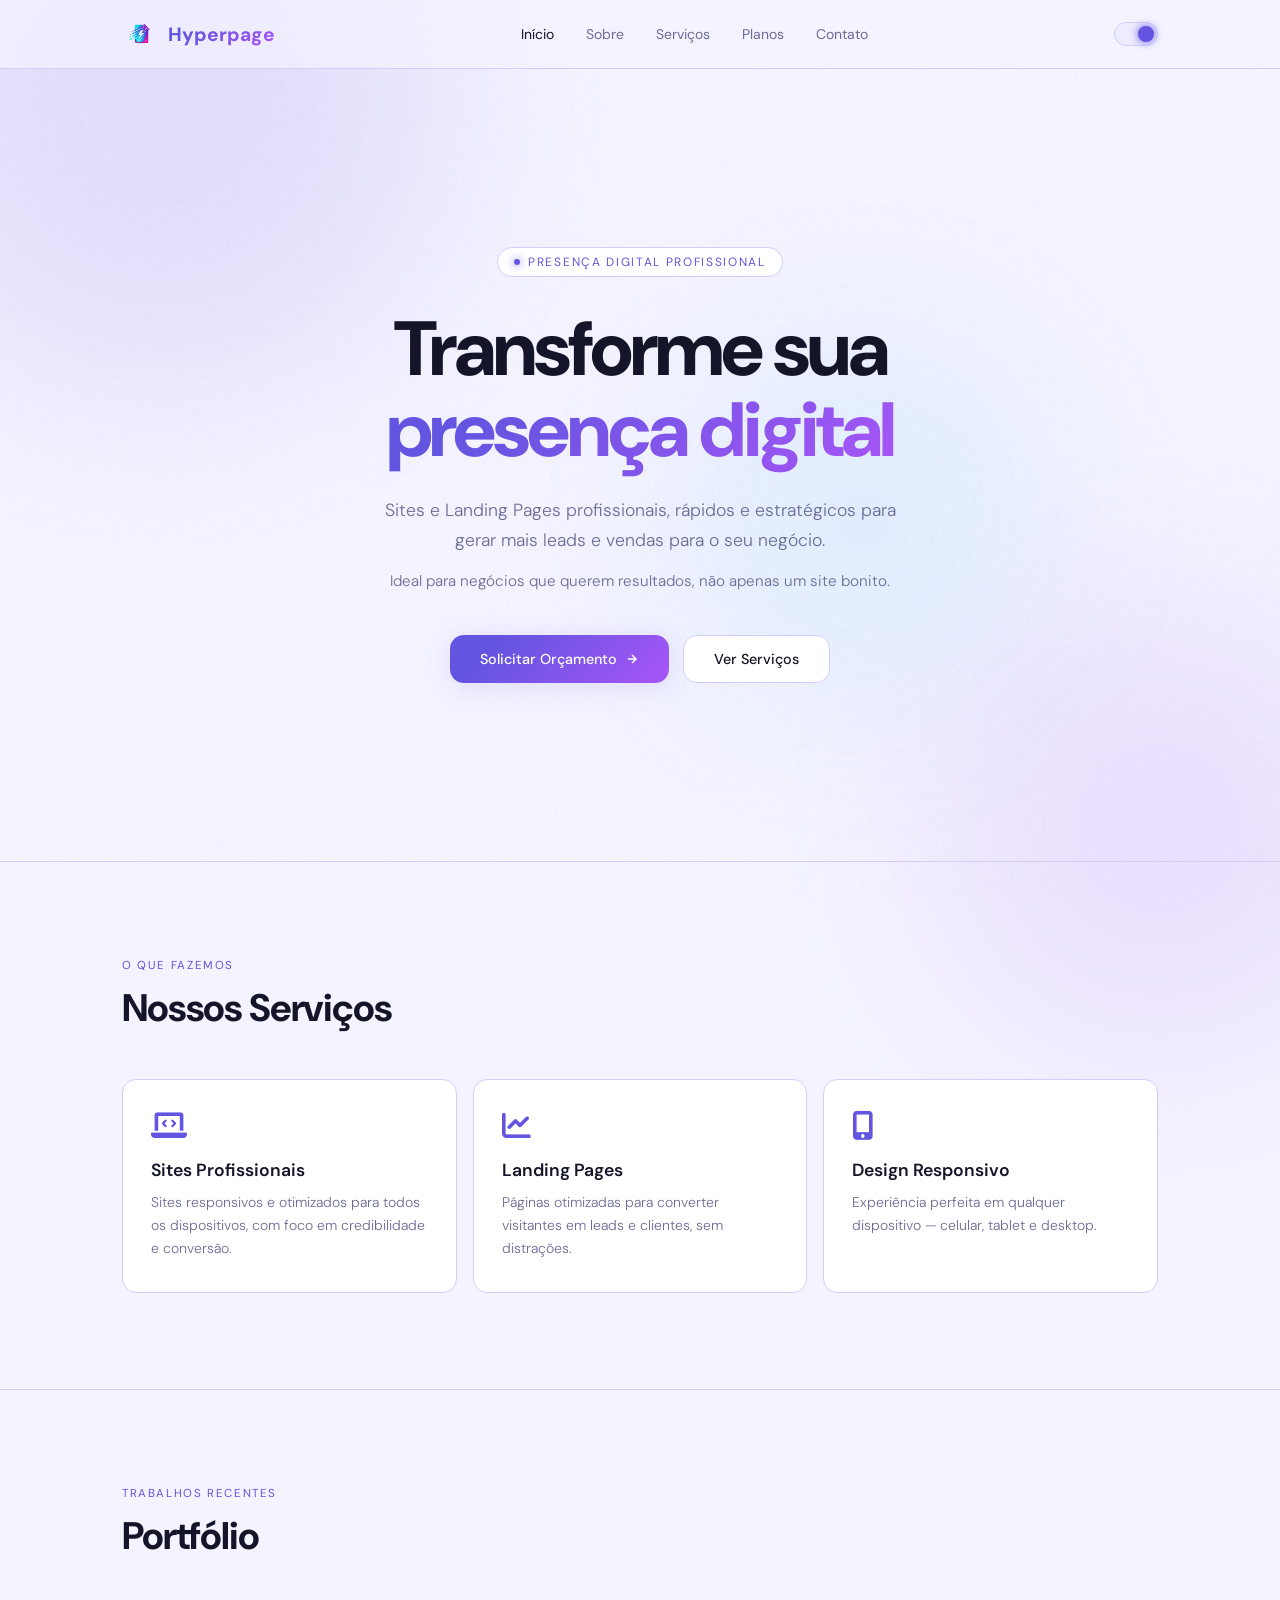
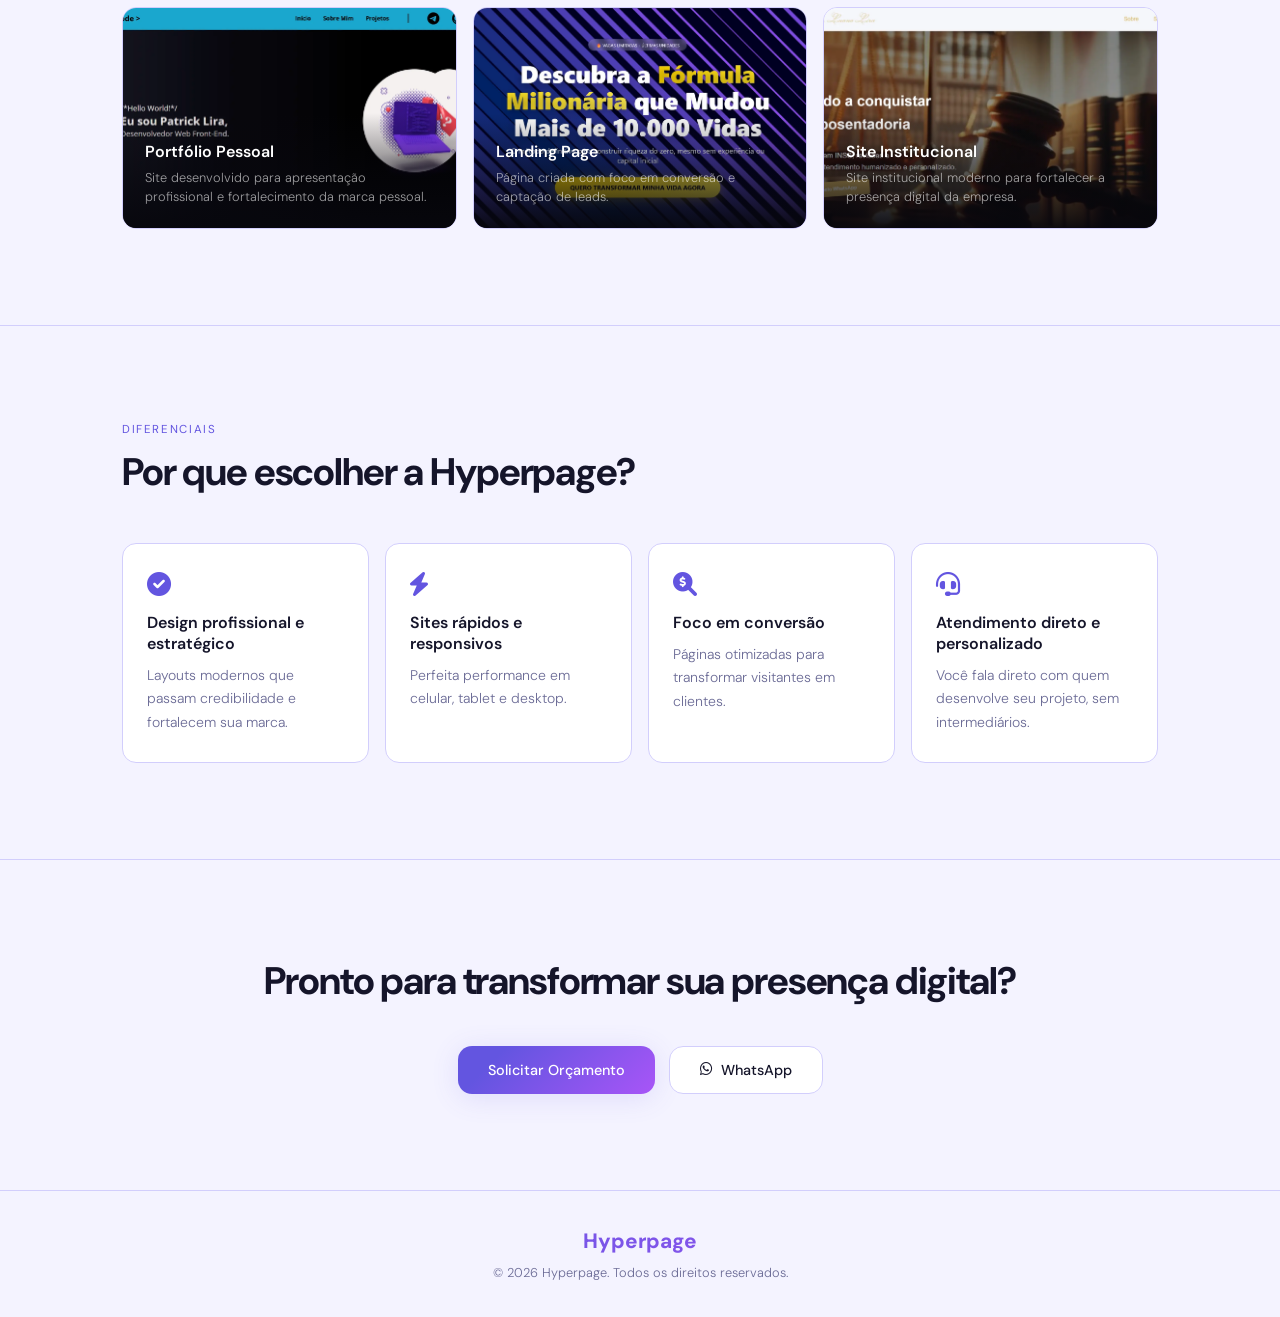
<file: index.html>
<!doctype html>
<html lang="pt-BR" data-theme="light">
  <head>
    <meta charset="UTF-8" />
    <link
      rel="preload"
      as="image"
      href="assets/images/banner.webp"
      type="image/webp"
    />
    <link
      rel="preload"
      as="style"
      href="https://fonts.googleapis.com/css2?family=DM+Sans:ital,opsz,wght@0,9..40,300;0,9..40,400;0,9..40,500;1,9..40,300&display=fallback"
    />
    <meta name="viewport" content="width=device-width, initial-scale=1.0" />

    <!-- Google tag (gtag.js) -->
    <script
      async
      src="https://www.googletagmanager.com/gtag/js?id=AW-17977303351"
    ></script>
    <script>
      window.dataLayer = window.dataLayer || [];
      function gtag() {
        dataLayer.push(arguments);
      }
      gtag("js", new Date());
      gtag("config", "AW-17977303351");
    </script>

    <title>Criação de Sites e Landing Pages Profissionais | Hyperpage</title>
    <meta
      name="description"
      content="Desenvolvimento de sites profissionais e landing pages otimizadas. Transforme sua presença digital e converta visitantes em clientes. Orçamento sem compromisso."
    />
    <meta
      name="keywords"
      content="desenvolvimento web, criação de sites, landing pages, sites profissionais, design responsivo"
    />
    <meta name="author" content="Hyperpage" />
    <meta name="robots" content="index, follow" />
    <link rel="canonical" href="https://www.hyperpage.com.br" />

    <meta property="og:type" content="website" />
    <meta property="og:url" content="https://www.hyperpage.com.br" />
    <meta
      property="og:title"
      content="Criação de Sites e Landing Pages Profissionais | Hyperpage"
    />
    <meta
      property="og:description"
      content="Sites e Landing Pages profissionais que convertem visitantes em clientes."
    />
    <meta
      property="og:image"
      content="https://www.hyperpage.com.br/assets/images/hypericon32x32.png"
    />
    <meta property="og:locale" content="pt_BR" />

    <meta name="twitter:card" content="summary_large_image" />
    <meta name="twitter:url" content="https://www.hyperpage.com.br" />
    <meta
      name="twitter:title"
      content="Criação de Sites e Landing Pages Profissionais | Hyperpage"
    />
    <meta
      name="twitter:description"
      content="Sites e Landing Pages profissionais que convertem visitantes em clientes"
    />

    <link rel="icon" type="image/png" href="assets/images/hypericon32x32.png" />
    <link rel="apple-touch-icon" href="assets/images/hypericonpng180x180.png" />

    <link
      href="https://fonts.googleapis.com/css2?family=DM+Sans:ital,opsz,wght@0,9..40,300;0,9..40,400;0,9..40,500;1,9..40,300&display=fallback"
      rel="stylesheet"
    />
    <link rel="stylesheet" href="styles.css" />
    <link
      rel="stylesheet"
      href="https://cdnjs.cloudflare.com/ajax/libs/font-awesome/6.0.0/css/all.min.css"
    />

    <script type="application/ld+json">
      {
        "@context": "https://schema.org",
        "@type": "Organization",
        "name": "Hyperpage",
        "url": "https://www.hyperpage.com.br",
        "logo": "https://www.hyperpage.com.br/assets/images/hypericon3.jpg",
        "description": "Desenvolvimento de sites profissionais e landing pages focadas em conversão",
        "sameAs": ["https://www.instagram.com/hyperpage_"]
      }
    </script>

    <style></style>
  </head>
  <body>
    <div class="blob blob-1"></div>
    <div class="blob blob-2"></div>
    <div class="blob blob-3"></div>

    <header>
      <nav>
        <div class="nav-inner">
          <a href="index.html" class="nav-logo">
            <img src="assets/images/hypericonpng.png" alt="Hyperpage Logo" />
            <span class="nav-logo-text">Hyperpage</span>
          </a>
          <div class="nav-links">
            <a href="index.html" class="active">Início</a>
            <a href="about.html">Sobre</a>
            <a href="services.html">Serviços</a>
            <a href="plans.html">Planos</a>
            <a href="contact.html">Contato</a>
          </div>
          <div class="nav-right">
            <button
              class="theme-toggle"
              id="themeToggle"
              aria-label="Alternar tema"
            ></button>
            <button class="hamburger" id="hamburger" aria-label="Menu">
              <span></span><span></span><span></span>
            </button>
          </div>
        </div>
      </nav>
      <div class="mobile-menu" id="mobileMenu">
        <a href="index.html">Início</a>
        <a href="about.html">Sobre</a>
        <a href="services.html">Serviços</a>
        <a href="plans.html">Planos</a>
        <a href="contact.html">Contato</a>
      </div>
    </header>

    <!-- HERO -->
    <div class="wrapper">
      <section class="hero-section">
        <div>
          <div class="hero-eyebrow">
            <span class="hero-eyebrow-dot"></span>
            Presença Digital Profissional
          </div>
          <h1>Transforme sua<br /><em>presença digital</em></h1>
          <p>
            Sites e Landing Pages profissionais, rápidos e estratégicos para
            gerar mais leads e vendas para o seu negócio.
          </p>
          <p class="hero-sub" style="color: var(--muted); font-size: 0.95rem">
            Ideal para negócios que querem resultados, não apenas um site
            bonito.
          </p>
          <div class="btn-group">
            <a
              href="https://wa.me/5511945819258?text=Ol%C3%A1!%20Quero%20saber%20como%20posso%20melhorar%20minha%20presen%C3%A7a%20digital."
              target="_blank"
              class="btn btn-primary"
            >
              Solicitar Orçamento
              <svg
                width="14"
                height="14"
                viewBox="0 0 24 24"
                fill="none"
                stroke="currentColor"
                stroke-width="2.5"
              >
                <path d="M5 12h14M12 5l7 7-7 7" />
              </svg>
            </a>
            <a href="services.html" class="btn btn-ghost">Ver Serviços</a>
          </div>
        </div>
      </section>
    </div>

    <div class="divider"></div>

    <!-- SERVICES -->
    <div class="wrapper">
      <section class="services-section anim" id="servicos">
        <span class="section-label">O que fazemos</span>
        <h2 class="section-title">Nossos Serviços</h2>
        <div class="service-grid">
          <div class="service-card">
            <i class="fas fa-laptop-code"></i>
            <h3>Sites Profissionais</h3>
            <p>
              Sites responsivos e otimizados para todos os dispositivos, com
              foco em credibilidade e conversão.
            </p>
          </div>
          <div class="service-card">
            <i class="fas fa-chart-line"></i>
            <h3>Landing Pages</h3>
            <p>
              Páginas otimizadas para converter visitantes em leads e clientes,
              sem distrações.
            </p>
          </div>
          <div class="service-card">
            <i class="fas fa-mobile-alt"></i>
            <h3>Design Responsivo</h3>
            <p>
              Experiência perfeita em qualquer dispositivo — celular, tablet e
              desktop.
            </p>
          </div>
        </div>
      </section>
    </div>

    <div class="divider"></div>

    <!-- PORTFOLIO -->
    <div class="wrapper">
      <section class="portfolio-section anim" id="portfolio">
        <span class="section-label">Trabalhos recentes</span>
        <h2 class="section-title">Portfólio</h2>
        <div class="portfolio-grid">
          <div class="portfolio-item">
            <a
              href="https://0lira.github.io/my-react-portfolio"
              target="_blank"
            >
              <img src="assets/images/image1.webp" alt="Portfólio Pessoal" />
              <div class="portfolio-overlay">
                <h3>Portfólio Pessoal</h3>
                <p>
                  Site desenvolvido para apresentação profissional e
                  fortalecimento da marca pessoal.
                </p>
              </div>
            </a>
          </div>
          <div class="portfolio-item">
            <a href="https://0lira.github.io/LandingPageCurso" target="_blank">
              <img src="assets/images/image2.webp" alt="Landing Page" />
              <div class="portfolio-overlay">
                <h3>Landing Page</h3>
                <p>Página criada com foco em conversão e captação de leads.</p>
              </div>
            </a>
          </div>
          <div class="portfolio-item">
            <a href="https://0lira.github.io/Dra.-Luana-Lira" target="_blank">
              <img src="assets/images/image3.webp" alt="Site Institucional" />
              <div class="portfolio-overlay">
                <h3>Site Institucional</h3>
                <p>
                  Site institucional moderno para fortalecer a presença digital
                  da empresa.
                </p>
              </div>
            </a>
          </div>
        </div>
      </section>
    </div>

    <div class="divider"></div>

    <!-- WHY -->
    <div class="wrapper">
      <section class="why-section anim" id="faq">
        <span class="section-label">Diferenciais</span>
        <h2 class="section-title">Por que escolher a Hyperpage?</h2>
        <div class="why-grid">
          <div class="why-card">
            <i class="fas fa-check-circle"></i>
            <h3>Design profissional e estratégico</h3>
            <p>
              Layouts modernos que passam credibilidade e fortalecem sua marca.
            </p>
          </div>
          <div class="why-card">
            <i class="fas fa-bolt"></i>
            <h3>Sites rápidos e responsivos</h3>
            <p>Perfeita performance em celular, tablet e desktop.</p>
          </div>
          <div class="why-card">
            <i class="fas fa-search-dollar"></i>
            <h3>Foco em conversão</h3>
            <p>Páginas otimizadas para transformar visitantes em clientes.</p>
          </div>
          <div class="why-card">
            <i class="fas fa-headset"></i>
            <h3>Atendimento direto e personalizado</h3>
            <p>
              Você fala direto com quem desenvolve seu projeto, sem
              intermediários.
            </p>
          </div>
        </div>
      </section>
    </div>

    <div class="divider"></div>

    <!-- CTA -->
    <div class="wrapper">
      <section class="cta-section anim" id="contato">
        <h2>Pronto para transformar sua presença digital?</h2>
        <div class="btn-group">
          <a href="contact.html" class="btn btn-primary">Solicitar Orçamento</a>
          <a
            href="https://wa.me/5511945819258?text=Ol%C3%A1!%20Quero%20saber%20como%20posso%20melhorar%20minha%20presen%C3%A7a%20digital."
            target="_blank"
            class="btn btn-ghost"
          >
            <i class="fab fa-whatsapp"></i> WhatsApp
          </a>
        </div>
      </section>
    </div>

    <footer>
      <div class="footer-logo">Hyperpage</div>
      <p>&copy; 2026 Hyperpage. Todos os direitos reservados.</p>
    </footer>
    <script src="/script.js"></script>
  </body>
</html>
</file>
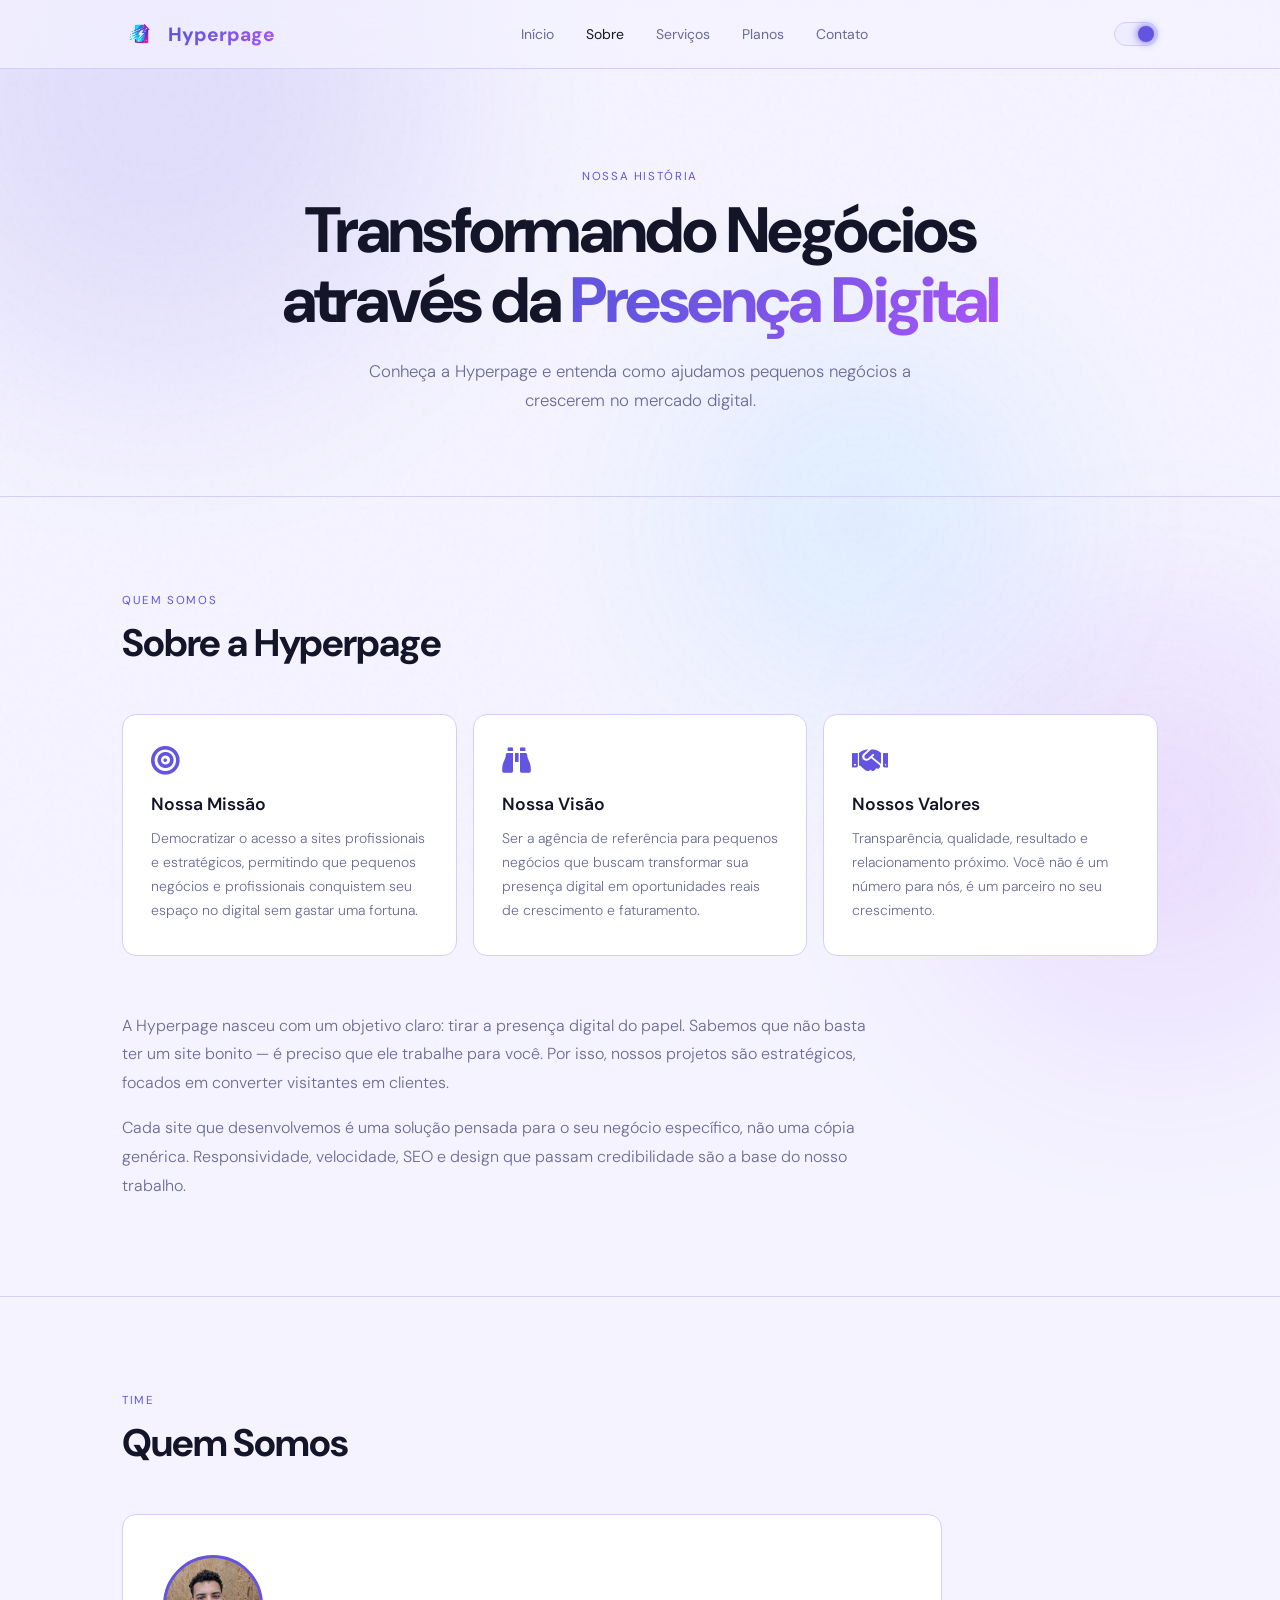
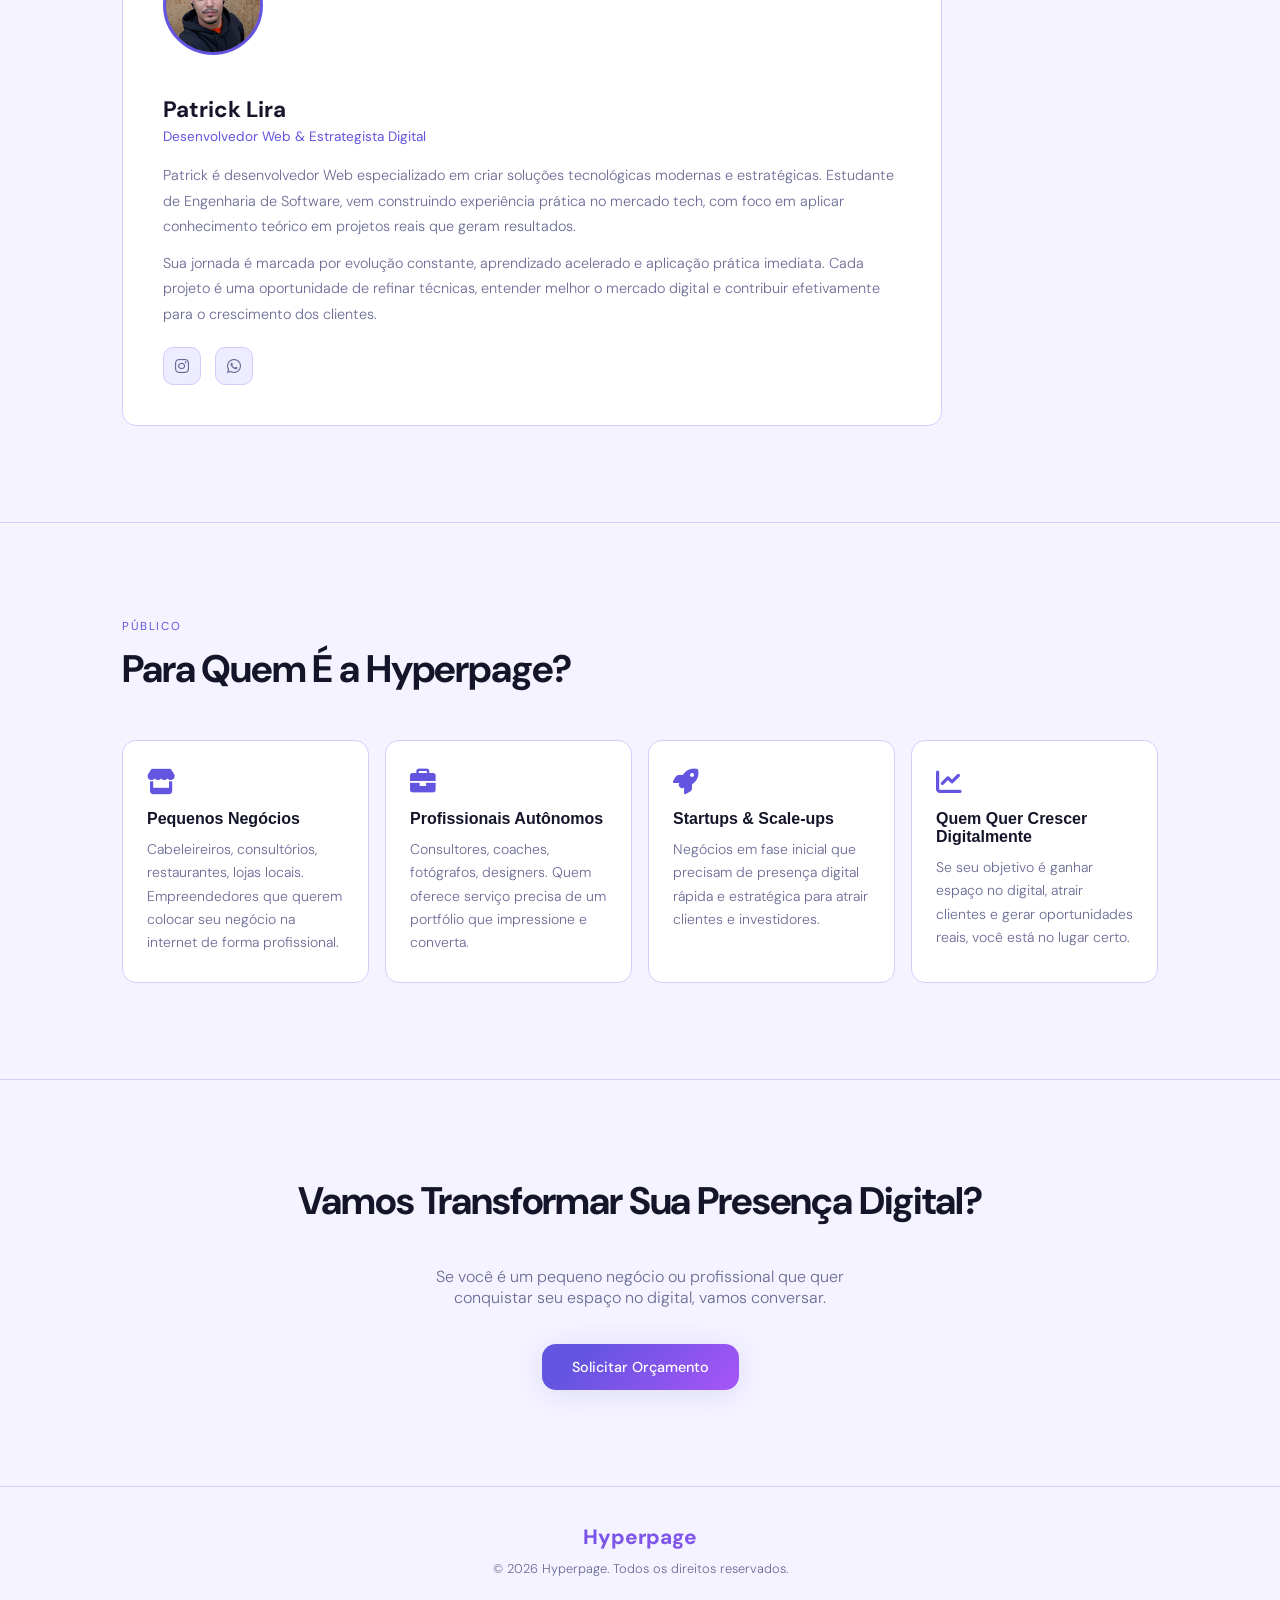
<file: about.html>
<!doctype html>
<html lang="pt-BR" data-theme="light">
  <head>
    <meta charset="UTF-8" />
    <meta name="viewport" content="width=device-width, initial-scale=1.0" />
    <title>Sobre a Hyperpage | Conheça Nossa História e Missão</title>
    <meta
      name="description"
      content="Conheça a Hyperpage, agência especializada em desenvolvimento de sites e landing pages. Descubra nossa missão, visão e quem está por trás de cada projeto."
    />
    <meta
      name="keywords"
      content="sobre hyperpage, desenvolvedor web, agência web profissional, criação de sites"
    />
    <meta name="author" content="Hyperpage" />
    <meta property="og:type" content="website" />
    <meta
      property="og:title"
      content="Sobre a Hyperpage | Conheça Nossa História"
    />
    <meta
      property="og:description"
      content="Entenda a missão da Hyperpage em transformar a presença digital de pequenos negócios."
    />
    <link rel="icon" type="image/png" href="assets/images/hypericon32x32.png" />
    <link
      href="https://fonts.googleapis.com/css2?family=DM+Sans:ital,opsz,wght@0,9..40,300;0,9..40,400;0,9..40,500;1,9..40,300&display=swap"
      rel="stylesheet"
    />
    <link rel="stylesheet" href="styles.css" />
    <link
      rel="stylesheet"
      href="https://cdnjs.cloudflare.com/ajax/libs/font-awesome/6.0.0/css/all.min.css"
    />
  </head>
  <body>
    <div class="blob blob-1"></div>
    <div class="blob blob-2"></div>
    <div class="blob blob-3"></div>

    <header>
      <nav>
        <div class="nav-inner">
          <a href="index.html" class="nav-logo">
            <img src="assets/images/hypericonpng.png" alt="Hyperpage Logo" />
            <span class="nav-logo-text">Hyperpage</span>
          </a>
          <div class="nav-links">
            <a href="index.html">Início</a>
            <a href="about.html" class="active">Sobre</a>
            <a href="services.html">Serviços</a>
            <a href="plans.html">Planos</a>
            <a href="contact.html">Contato</a>
          </div>
          <div class="nav-right">
            <button
              class="theme-toggle"
              id="themeToggle"
              aria-label="Alternar tema"
            ></button>
            <button class="hamburger" id="hamburger" aria-label="Menu">
              <span></span><span></span><span></span>
            </button>
          </div>
        </div>
      </nav>
      <div class="mobile-menu" id="mobileMenu">
        <a href="index.html">Início</a>
        <a href="about.html">Sobre</a>
        <a href="services.html">Serviços</a>
        <a href="plans.html">Planos</a>
        <a href="contact.html">Contato</a>
      </div>
    </header>

    <div class="wrapper">
      <section class="page-hero">
        <span class="section-label">Nossa história</span>
        <h1>
          Transformando Negócios<br />através da <em>Presença Digital</em>
        </h1>
        <p>
          Conheça a Hyperpage e entenda como ajudamos pequenos negócios a
          crescerem no mercado digital.
        </p>
      </section>
    </div>

    <div class="divider"></div>

    <div class="wrapper">
      <section class="mvv-section anim">
        <span class="section-label">Quem somos</span>
        <h2 class="section-title">Sobre a Hyperpage</h2>
        <div class="mvv-grid">
          <div class="mvv-card">
            <i class="fas fa-bullseye"></i>
            <h3>Nossa Missão</h3>
            <p>
              Democratizar o acesso a sites profissionais e estratégicos,
              permitindo que pequenos negócios e profissionais conquistem seu
              espaço no digital sem gastar uma fortuna.
            </p>
          </div>
          <div class="mvv-card">
            <i class="fas fa-binoculars"></i>
            <h3>Nossa Visão</h3>
            <p>
              Ser a agência de referência para pequenos negócios que buscam
              transformar sua presença digital em oportunidades reais de
              crescimento e faturamento.
            </p>
          </div>
          <div class="mvv-card">
            <i class="fas fa-handshake"></i>
            <h3>Nossos Valores</h3>
            <p>
              Transparência, qualidade, resultado e relacionamento próximo. Você
              não é um número para nós, é um parceiro no seu crescimento.
            </p>
          </div>
        </div>
        <div class="about-text-block">
          <p>
            A Hyperpage nasceu com um objetivo claro: tirar a presença digital
            do papel. Sabemos que não basta ter um site bonito — é preciso que
            ele trabalhe para você. Por isso, nossos projetos são estratégicos,
            focados em converter visitantes em clientes.
          </p>
          <p>
            Cada site que desenvolvemos é uma solução pensada para o seu negócio
            específico, não uma cópia genérica. Responsividade, velocidade, SEO
            e design que passam credibilidade são a base do nosso trabalho.
          </p>
        </div>
      </section>
    </div>

    <div class="divider"></div>

    <div class="wrapper">
      <section class="team-section anim">
        <span class="section-label">Time</span>
        <h2 class="section-title">Quem Somos</h2>
        <div class="team-card">
          <div class="member-avatar">
            <img src="assets/images/perfil.jpg" alt="Patrick Lira" />
          </div>
          <div>
            <div class="member-name">Patrick Lira</div>
            <div class="member-role">
              Desenvolvedor Web & Estrategista Digital
            </div>
            <p class="member-bio">
              Patrick é desenvolvedor Web especializado em criar soluções
              tecnológicas modernas e estratégicas. Estudante de Engenharia de
              Software, vem construindo experiência prática no mercado tech, com
              foco em aplicar conhecimento teórico em projetos reais que geram
              resultados.
            </p>
            <p class="member-bio">
              Sua jornada é marcada por evolução constante, aprendizado
              acelerado e aplicação prática imediata. Cada projeto é uma
              oportunidade de refinar técnicas, entender melhor o mercado
              digital e contribuir efetivamente para o crescimento dos clientes.
            </p>
            <div class="member-socials">
              <a
                href="https://www.instagram.com/liracoder"
                target="_blank"
                class="social-link"
                ><i class="fab fa-instagram"></i
              ></a>
              <a
                href="https://wa.me/5511945819258"
                target="_blank"
                class="social-link"
                ><i class="fab fa-whatsapp"></i
              ></a>
            </div>
          </div>
        </div>
      </section>
    </div>

    <div class="divider"></div>

    <div class="wrapper">
      <section class="audience-section anim">
        <span class="section-label">Público</span>
        <h2 class="section-title">Para Quem É a Hyperpage?</h2>
        <div class="audience-grid">
          <div class="audience-card">
            <i class="fas fa-store"></i>
            <h3>Pequenos Negócios</h3>
            <p>
              Cabeleireiros, consultórios, restaurantes, lojas locais.
              Empreendedores que querem colocar seu negócio na internet de forma
              profissional.
            </p>
          </div>
          <div class="audience-card">
            <i class="fas fa-briefcase"></i>
            <h3>Profissionais Autônomos</h3>
            <p>
              Consultores, coaches, fotógrafos, designers. Quem oferece serviço
              precisa de um portfólio que impressione e converta.
            </p>
          </div>
          <div class="audience-card">
            <i class="fas fa-rocket"></i>
            <h3>Startups & Scale-ups</h3>
            <p>
              Negócios em fase inicial que precisam de presença digital rápida e
              estratégica para atrair clientes e investidores.
            </p>
          </div>
          <div class="audience-card">
            <i class="fas fa-chart-line"></i>
            <h3>Quem Quer Crescer Digitalmente</h3>
            <p>
              Se seu objetivo é ganhar espaço no digital, atrair clientes e
              gerar oportunidades reais, você está no lugar certo.
            </p>
          </div>
        </div>
      </section>
    </div>

    <div class="divider"></div>

    <div class="wrapper">
      <section class="cta-section anim">
        <h2>Vamos Transformar Sua Presença Digital?</h2>
        <p>
          Se você é um pequeno negócio ou profissional que quer conquistar seu
          espaço no digital, vamos conversar.
        </p>
        <a href="contact.html" class="btn btn-primary">Solicitar Orçamento</a>
      </section>
    </div>

    <footer>
      <div class="footer-logo">Hyperpage</div>
      <p>&copy; 2026 Hyperpage. Todos os direitos reservados.</p>
    </footer>
    <script src="/script.js"></script>
  </body>
</html>
</file>
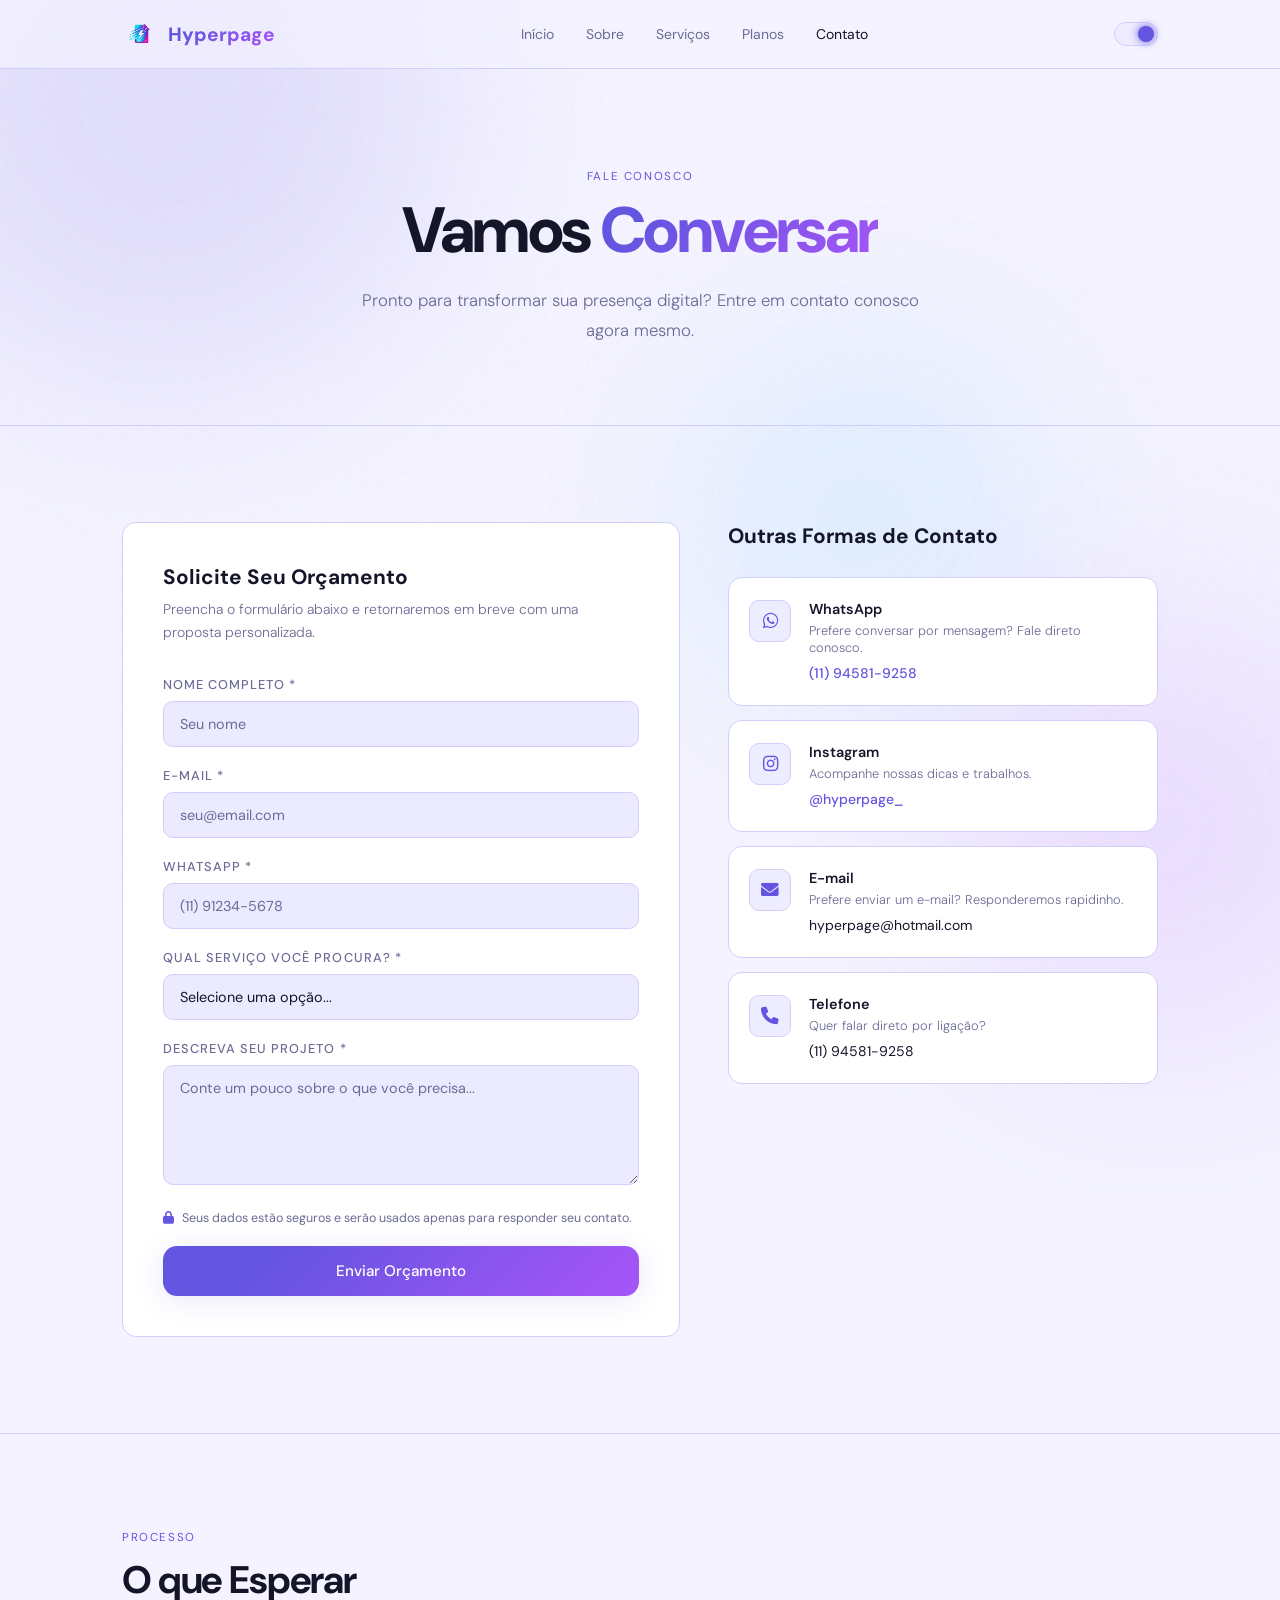
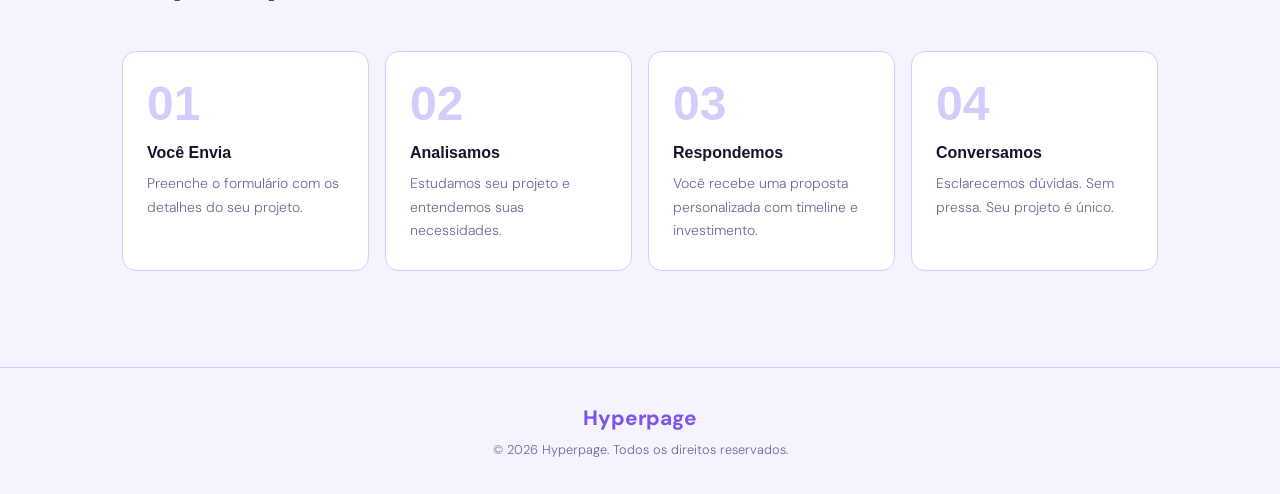
<file: contact.html>
<!doctype html>
<html lang="pt-BR" data-theme="light">
  <head>
    <meta charset="UTF-8" />
    <meta name="viewport" content="width=device-width, initial-scale=1.0" />
    <title>Contato | Hyperpage - Solicite Seu Orçamento</title>
    <meta
      name="description"
      content="Entre em contato com a Hyperpage. Solicite um orçamento para seu projeto de site ou landing page. Atendimento direto e personalizado."
    />
    <meta
      name="keywords"
      content="contato hyperpage, orçamento site, desenvolvimento web, email contato"
    />
    <meta name="author" content="Hyperpage" />
    <link rel="icon" type="image/png" href="assets/images/hypericon32x32.png" />
    <link
      href="https://fonts.googleapis.com/css2?family=DM+Sans:ital,opsz,wght@0,9..40,300;0,9..40,400;0,9..40,500;1,9..40,300&display=swap"
      rel="stylesheet"
    />
    <link rel="stylesheet" href="styles.css" />
    <link
      rel="stylesheet"
      href="https://cdnjs.cloudflare.com/ajax/libs/font-awesome/6.0.0/css/all.min.css"
    />
  </head>
  <body>
    <div class="blob blob-1"></div>
    <div class="blob blob-2"></div>
    <div class="blob blob-3"></div>

    <header>
      <nav>
        <div class="nav-inner">
          <a href="index.html" class="nav-logo">
            <img src="assets/images/hypericonpng.png" alt="Hyperpage Logo" />
            <span class="nav-logo-text">Hyperpage</span>
          </a>
          <div class="nav-links">
            <a href="index.html">Início</a><a href="about.html">Sobre</a
            ><a href="services.html">Serviços</a><a href="plans.html">Planos</a
            ><a href="contact.html" class="active">Contato</a>
          </div>
          <div class="nav-right">
            <button
              class="theme-toggle"
              id="themeToggle"
              aria-label="Alternar tema"
            ></button>
            <button class="hamburger" id="hamburger" aria-label="Menu">
              <span></span><span></span><span></span>
            </button>
          </div>
        </div>
      </nav>
      <div class="mobile-menu" id="mobileMenu">
        <a href="index.html">Início</a><a href="about.html">Sobre</a
        ><a href="services.html">Serviços</a><a href="plans.html">Planos</a
        ><a href="contact.html">Contato</a>
      </div>
    </header>

    <div class="wrapper">
      <section class="page-hero">
        <span class="section-label">Fale conosco</span>
        <h1>Vamos <em>Conversar</em></h1>
        <p>
          Pronto para transformar sua presença digital? Entre em contato conosco
          agora mesmo.
        </p>
      </section>
    </div>

    <div class="divider"></div>

    <div class="wrapper">
      <section class="contact-section anim">
        <div class="contact-grid">
          <div class="form-card">
            <h2>Solicite Seu Orçamento</h2>
            <p class="form-subtitle">
              Preencha o formulário abaixo e retornaremos em breve com uma
              proposta personalizada.
            </p>
            <form
              id="contact-form"
              action="https://formspree.io/f/xwpappdj"
              method="POST"
            >
              <div class="form-group">
                <label for="nome">Nome Completo *</label>
                <input
                  type="text"
                  id="nome"
                  name="nome"
                  placeholder="Seu nome"
                  required
                />
              </div>
              <div class="form-group">
                <label for="email">E-mail *</label>
                <input
                  type="email"
                  id="email"
                  name="email"
                  placeholder="seu@email.com"
                  required
                />
              </div>
              <div class="form-group">
                <label for="telefone">WhatsApp *</label>
                <input
                  type="tel"
                  id="telefone"
                  name="telefone"
                  placeholder="(11) 91234-5678"
                  required
                />
              </div>
              <div class="form-group">
                <label for="servico">Qual serviço você procura? *</label>
                <select id="servico" name="servico" required>
                  <option value="">Selecione uma opção...</option>
                  <option value="Landing Page">Landing Page</option>
                  <option value="Site Institucional">Site Institucional</option>
                  <option value="Portfólio">Portfólio</option>
                  <option value="SEO">SEO</option>
                  <option value="Outro">Outro</option>
                </select>
              </div>
              <div class="form-group">
                <label for="mensagem">Descreva seu projeto *</label>
                <textarea
                  id="mensagem"
                  name="mensagem"
                  placeholder="Conte um pouco sobre o que você precisa..."
                  required
                ></textarea>
              </div>
              <div class="form-security">
                <i class="fas fa-lock"></i> Seus dados estão seguros e serão
                usados apenas para responder seu contato.
              </div>
              <button type="submit" class="submit-btn">Enviar Orçamento</button>
            </form>
          </div>

          <div class="contact-info">
            <h2>Outras Formas de Contato</h2>
            <div class="contact-items">
              <div class="contact-item">
                <div class="ci-icon"><i class="fab fa-whatsapp"></i></div>
                <div class="ci-body">
                  <h3>WhatsApp</h3>
                  <p>Prefere conversar por mensagem? Fale direto conosco.</p>
                  <a
                    href="https://wa.me/5511945819258?text=Ol%C3%A1!%20Quero%20saber%20como%20posso%20melhorar%20minha%20presen%C3%A7a%20digital."
                    target="_blank"
                    >(11) 94581-9258</a
                  >
                </div>
              </div>
              <div class="contact-item">
                <div class="ci-icon"><i class="fab fa-instagram"></i></div>
                <div class="ci-body">
                  <h3>Instagram</h3>
                  <p>Acompanhe nossas dicas e trabalhos.</p>
                  <a href="https://www.instagram.com/hyperpage_" target="_blank"
                    >@hyperpage_</a
                  >
                </div>
              </div>
              <div class="contact-item">
                <div class="ci-icon"><i class="fas fa-envelope"></i></div>
                <div class="ci-body">
                  <h3>E-mail</h3>
                  <p>Prefere enviar um e-mail? Responderemos rapidinho.</p>
                  <span>hyperpage@hotmail.com</span>
                </div>
              </div>
              <div class="contact-item">
                <div class="ci-icon"><i class="fas fa-phone"></i></div>
                <div class="ci-body">
                  <h3>Telefone</h3>
                  <p>Quer falar direto por ligação?</p>
                  <span>(11) 94581-9258</span>
                </div>
              </div>
            </div>
          </div>
        </div>
      </section>
    </div>

    <div class="divider"></div>

    <div class="wrapper">
      <section class="steps-section anim">
        <span class="section-label">Processo</span>
        <h2 class="section-title">O que Esperar</h2>
        <div class="steps-grid">
          <div class="step-card">
            <div class="step-num">01</div>
            <h3>Você Envia</h3>
            <p>Preenche o formulário com os detalhes do seu projeto.</p>
          </div>
          <div class="step-card">
            <div class="step-num">02</div>
            <h3>Analisamos</h3>
            <p>Estudamos seu projeto e entendemos suas necessidades.</p>
          </div>
          <div class="step-card">
            <div class="step-num">03</div>
            <h3>Respondemos</h3>
            <p>
              Você recebe uma proposta personalizada com timeline e
              investimento.
            </p>
          </div>
          <div class="step-card">
            <div class="step-num">04</div>
            <h3>Conversamos</h3>
            <p>Esclarecemos dúvidas. Sem pressa. Seu projeto é único.</p>
          </div>
        </div>
      </section>
    </div>

    <footer>
      <div class="footer-logo">Hyperpage</div>
      <p>&copy; 2026 Hyperpage. Todos os direitos reservados.</p>
    </footer>
    <script src="/script.js"></script>
  </body>
</html>
</file>
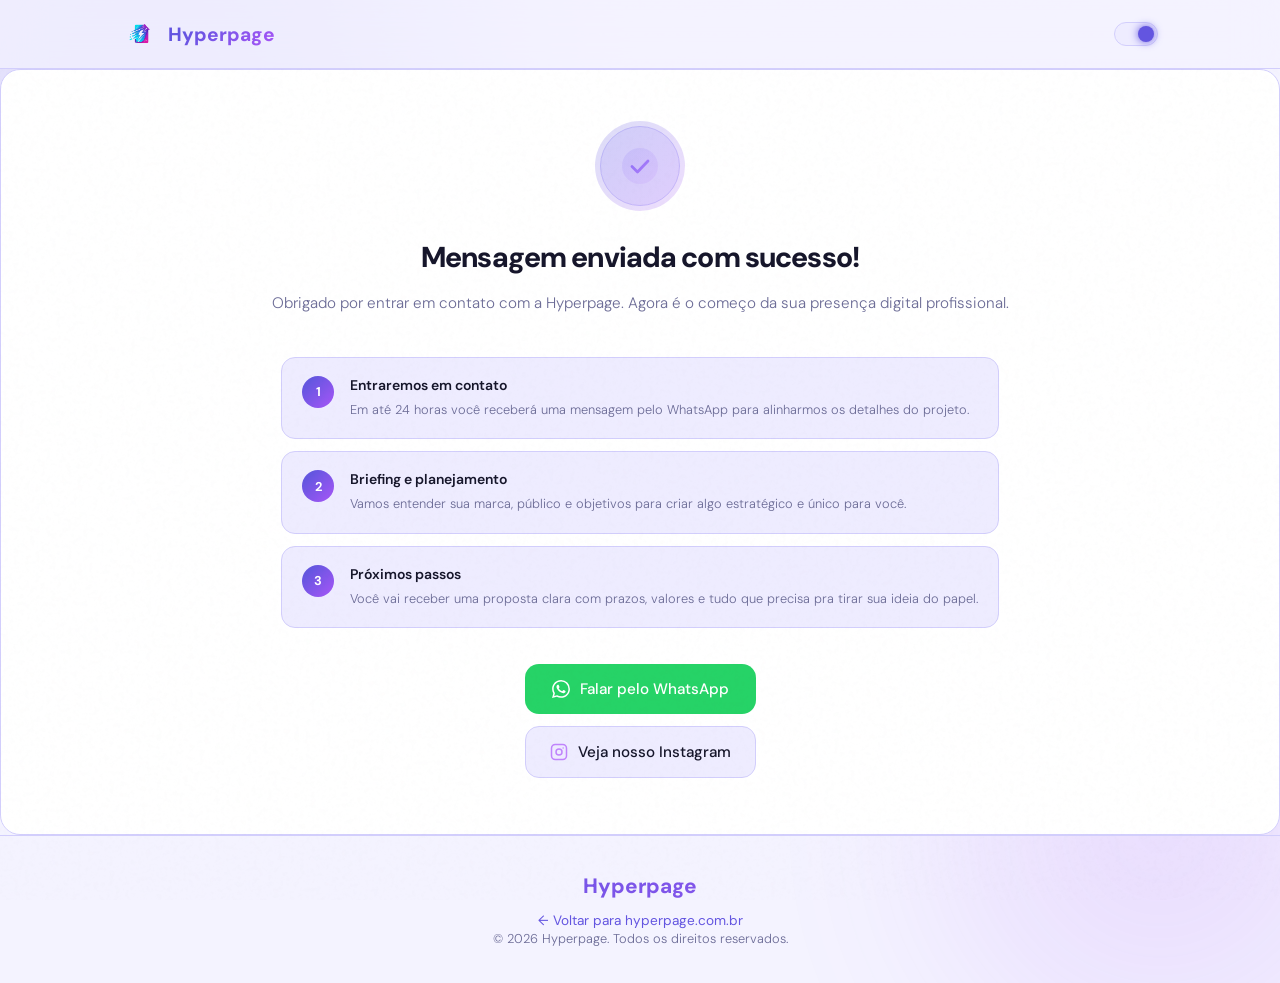
<file: obrigado.html>
<!doctype html>
<html lang="pt-BR" data-theme="light">
  <head>
    <meta charset="UTF-8" />
    <meta name="viewport" content="width=device-width, initial-scale=1.0" />
    <title>Solicitação Enviada | Hyperpage</title>
    <link
      href="https://fonts.googleapis.com/css2?family=DM+Sans:ital,opsz,wght@0,9..40,300;0,9..40,400;0,9..40,500;1,9..40,300&display=swap"
      rel="stylesheet"
    />
    <link rel="stylesheet" href="styles.css" />
  </head>
  <body>
    <div class="blob blob-1"></div>
    <div class="blob blob-2"></div>

    <header>
      <nav>
        <div class="nav-inner">
          <a href="index.html" class="nav-logo">
            <img src="assets/images/hypericonpng.png" alt="Hyperpage Logo" />
            <span class="nav-logo-text">Hyperpage</span>
          </a>
          <button
            class="theme-toggle"
            id="themeToggle"
            aria-label="Alternar tema"
          ></button>
        </div>
      </nav>
    </header>

    <main>
      <div class="confirm-card">
        <div class="check-wrap">
          <svg
            class="check-icon"
            viewBox="0 0 36 36"
            fill="none"
            xmlns="http://www.w3.org/2000/svg"
          >
            <circle cx="18" cy="18" r="18" fill="url(#cg)" opacity="0.15" />
            <path
              d="M10 18.5L15.5 24L26 13"
              stroke="url(#cg)"
              stroke-width="2.8"
              stroke-linecap="round"
              stroke-linejoin="round"
            />
            <defs>
              <linearGradient
                id="cg"
                x1="0"
                y1="0"
                x2="36"
                y2="36"
                gradientUnits="userSpaceOnUse"
              >
                <stop stop-color="#7c6af5" />
                <stop offset="1" stop-color="#c084fc" />
              </linearGradient>
            </defs>
          </svg>
        </div>

        <div class="confirm-title">Mensagem enviada com sucesso!</div>
        <p class="confirm-sub">
          Obrigado por entrar em contato com a Hyperpage. Agora é o começo da
          sua presença digital profissional.
        </p>

        <div class="steps-list">
          <div class="step-row">
            <div class="step-bubble">1</div>
            <div class="step-text">
              <strong>Entraremos em contato</strong>
              <span
                >Em até 24 horas você receberá uma mensagem pelo WhatsApp para
                alinharmos os detalhes do projeto.</span
              >
            </div>
          </div>
          <div class="step-row">
            <div class="step-bubble">2</div>
            <div class="step-text">
              <strong>Briefing e planejamento</strong>
              <span
                >Vamos entender sua marca, público e objetivos para criar algo
                estratégico e único para você.</span
              >
            </div>
          </div>
          <div class="step-row">
            <div class="step-bubble">3</div>
            <div class="step-text">
              <strong>Próximos passos</strong>
              <span
                >Você vai receber uma proposta clara com prazos, valores e tudo
                que precisa pra tirar sua ideia do papel.</span
              >
            </div>
          </div>
        </div>

        <div class="action-btns">
          <a
            class="btn-wa"
            href="https://wa.me/5511945819258?text=Ol%C3%A1!%20Acabei%20de%20confirmar%20o%20pagamento%20para%20meu%20projeto."
            target="_blank"
          >
            <svg width="18" height="18" viewBox="0 0 24 24" fill="white">
              <path
                d="M17.472 14.382c-.297-.149-1.758-.867-2.03-.967-.273-.099-.471-.148-.67.15-.197.297-.767.966-.94 1.164-.173.199-.347.223-.644.075-.297-.15-1.255-.463-2.39-1.475-.883-.788-1.48-1.761-1.653-2.059-.173-.297-.018-.458.13-.606.134-.133.298-.347.446-.52.149-.174.198-.298.298-.497.099-.198.05-.371-.025-.52-.075-.149-.669-1.612-.916-2.207-.242-.579-.487-.5-.669-.51-.173-.008-.371-.01-.57-.01-.198 0-.52.074-.792.372-.272.297-1.04 1.016-1.04 2.479 0 1.462 1.065 2.875 1.213 3.074.149.198 2.096 3.2 5.077 4.487.709.306 1.262.489 1.694.625.712.227 1.36.195 1.871.118.571-.085 1.758-.719 2.006-1.413.248-.694.248-1.289.173-1.413-.074-.124-.272-.198-.57-.347m-5.421 7.403h-.004a9.87 9.87 0 01-5.031-1.378l-.361-.214-3.741.982.998-3.648-.235-.374a9.86 9.86 0 01-1.51-5.26c.001-5.45 4.436-9.884 9.888-9.884 2.64 0 5.122 1.03 6.988 2.898a9.825 9.825 0 012.893 6.994c-.003 5.45-4.437 9.884-9.885 9.884m8.413-18.297A11.815 11.815 0 0012.05 0C5.495 0 .16 5.335.157 11.892c0 2.096.547 4.142 1.588 5.945L.057 24l6.305-1.654a11.882 11.882 0 005.683 1.448h.005c6.554 0 11.89-5.335 11.893-11.893a11.821 11.821 0 00-3.48-8.413z"
              />
            </svg>
            Falar pelo WhatsApp
          </a>
          <a
            class="btn-ig"
            href="https://www.instagram.com/hyperpage_"
            target="_blank"
          >
            <svg
              width="18"
              height="18"
              viewBox="0 0 24 24"
              fill="none"
              stroke="#c084fc"
              stroke-width="2"
              stroke-linecap="round"
              stroke-linejoin="round"
            >
              <rect x="2" y="2" width="20" height="20" rx="5" ry="5" />
              <circle cx="12" cy="12" r="4" />
              <circle cx="17.5" cy="6.5" r="1" fill="#c084fc" stroke="none" />
            </svg>
            Veja nosso Instagram
          </a>
        </div>
      </div>
    </main>

    <footer>
      <div class="footer-logo">Hyperpage</div>
      <a href="https://hyperpage.com.br" target="_blank"
        >← Voltar para hyperpage.com.br</a
      >
      <p>&copy; 2026 Hyperpage. Todos os direitos reservados.</p>
    </footer>
    <script src="/script.js"></script>
  </body>
</html>
</file>
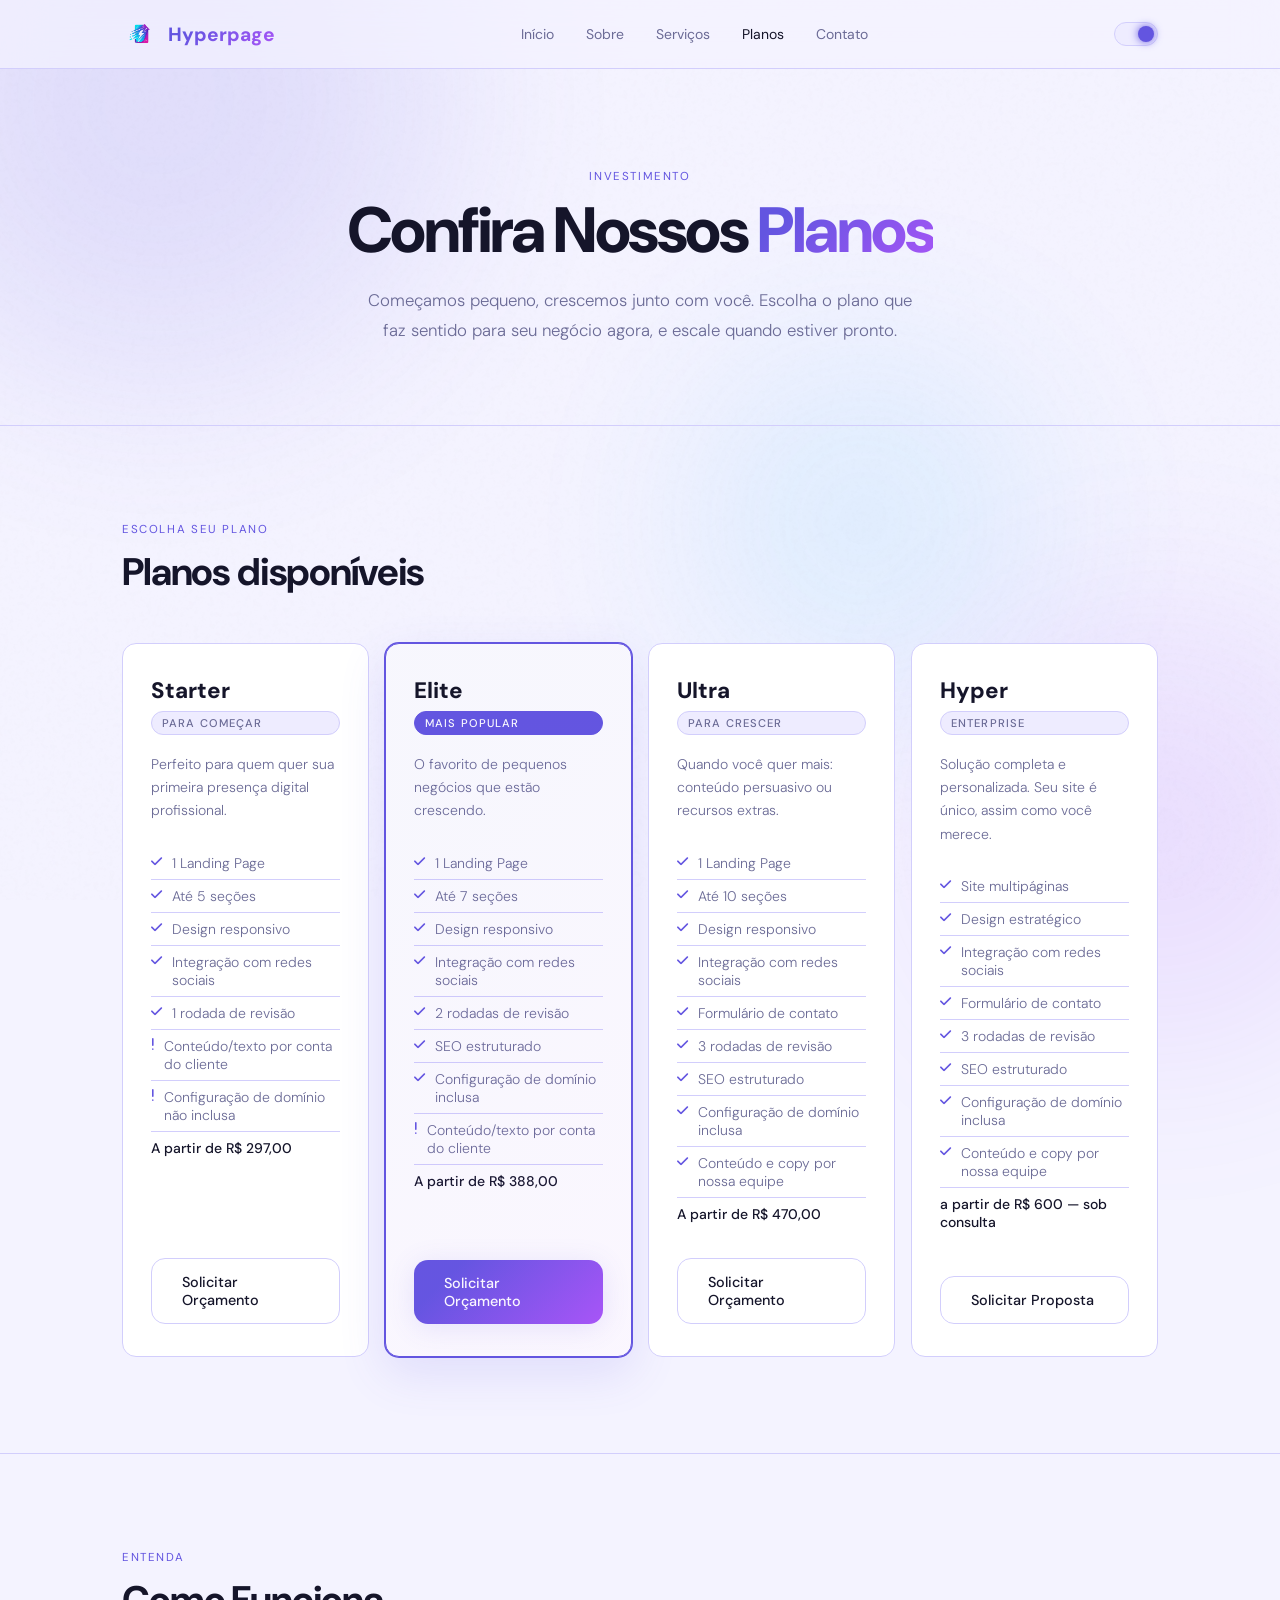
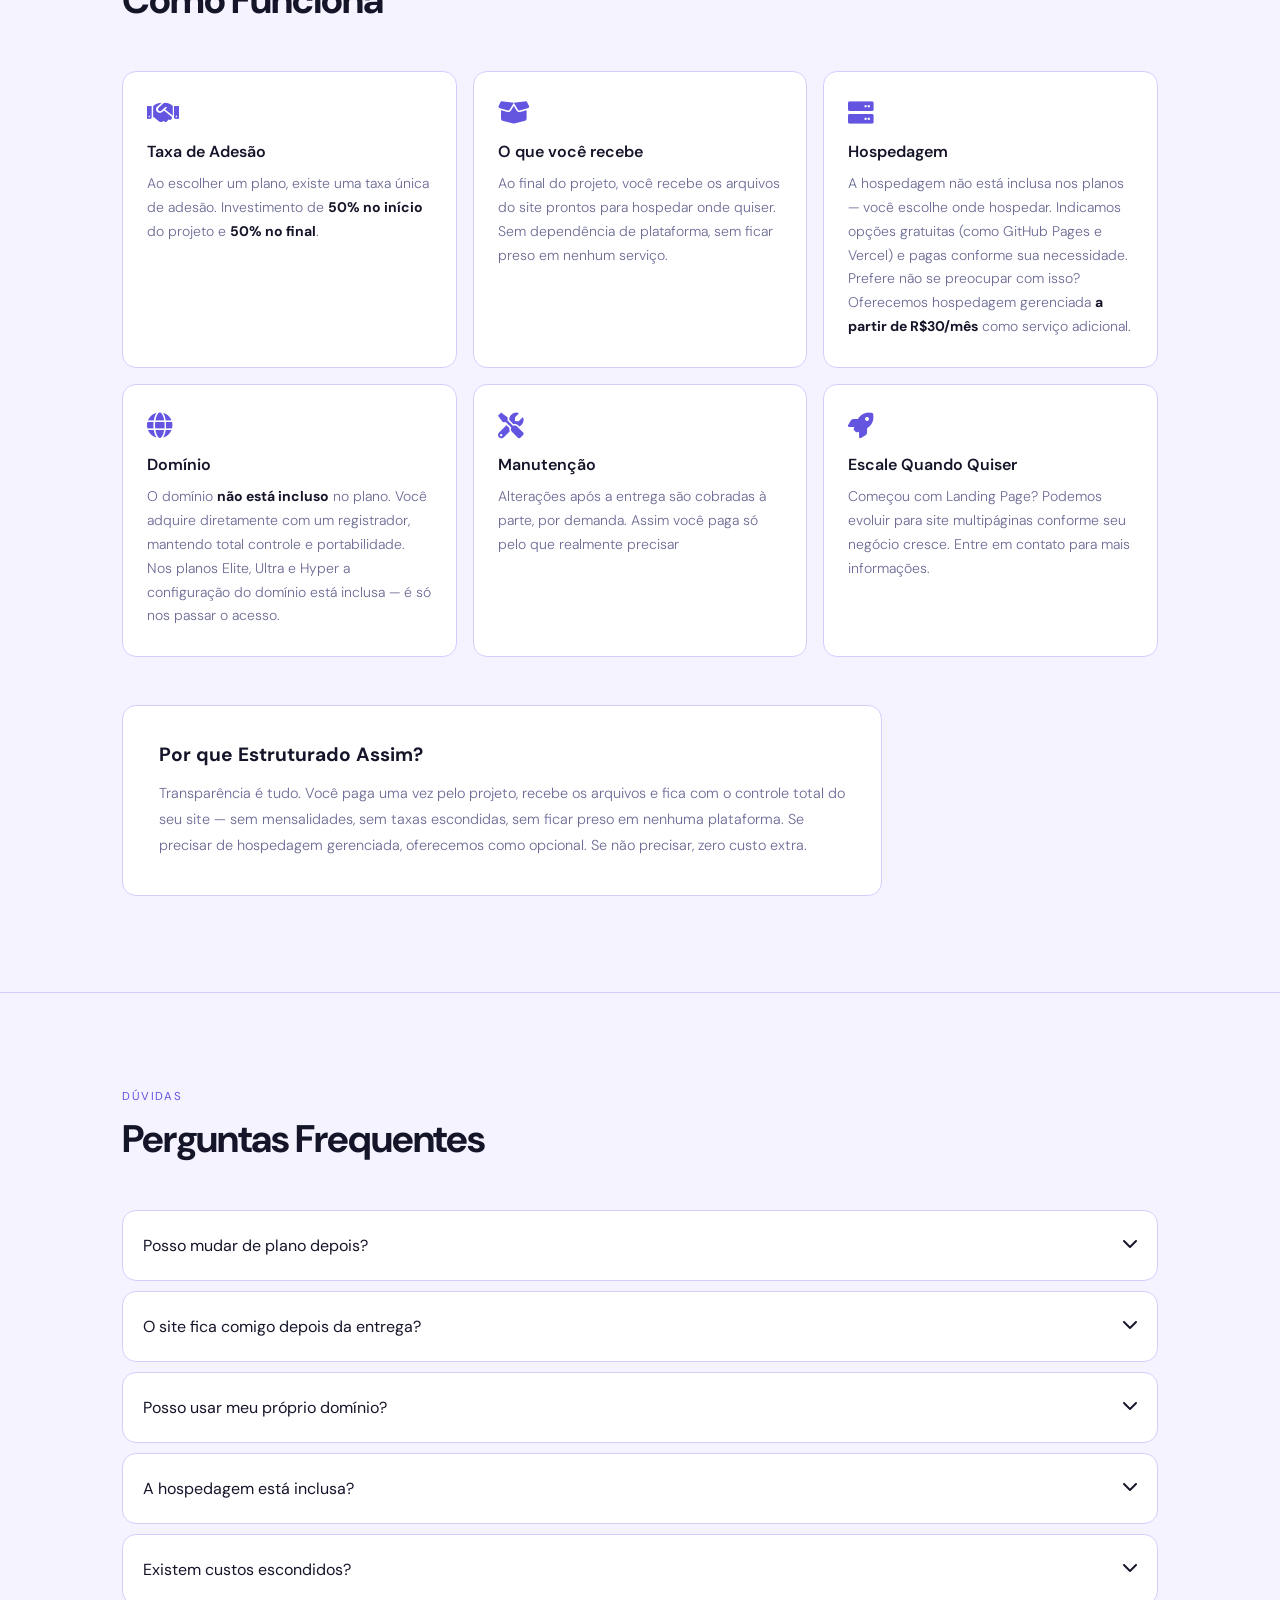
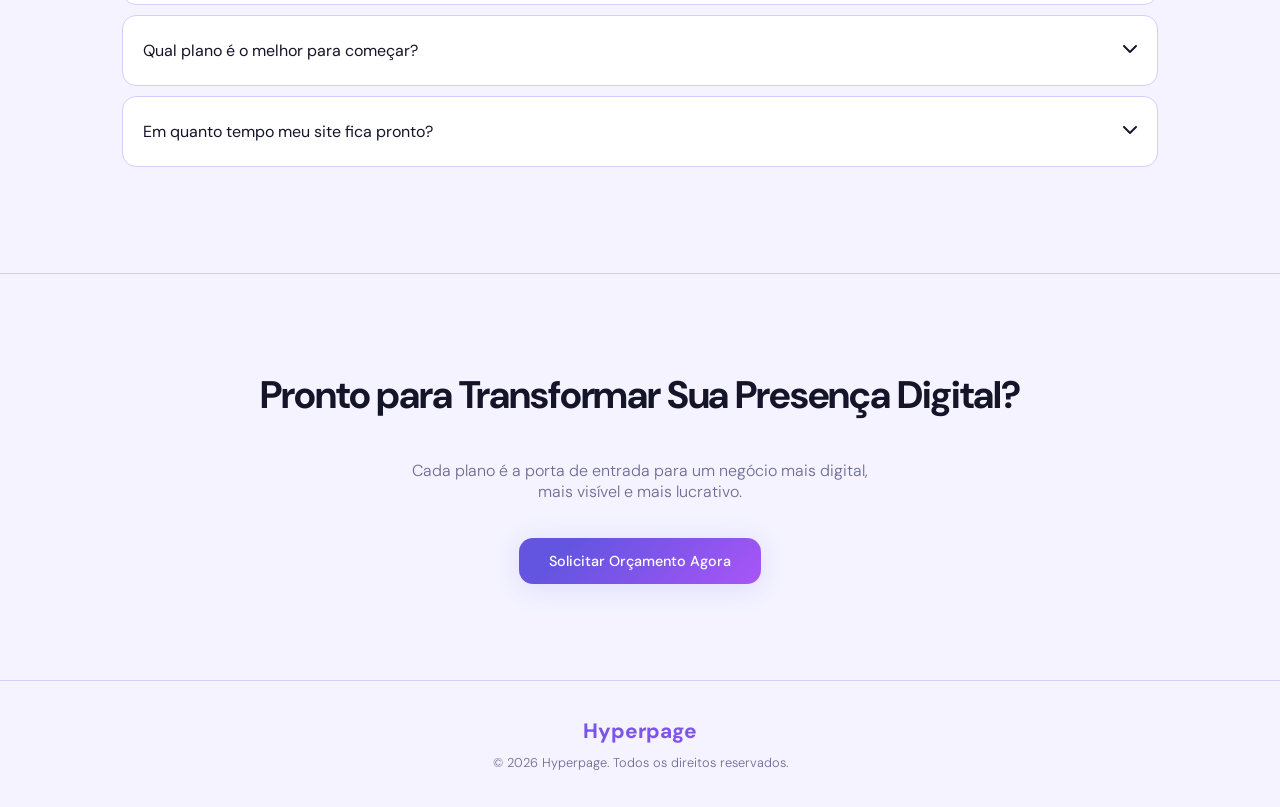
<file: plans.html>
<!doctype html>
<html lang="pt-BR" data-theme="light">
  <head>
    <meta charset="UTF-8" />
    <meta name="viewport" content="width=device-width, initial-scale=1.0" />
    <title>Planos | Hyperpage - Escolha o Plano Perfeito</title>
    <meta
      name="description"
      content="Conheça os planos da Hyperpage para desenvolvimento de sites e landing pages. Starter, Elite, Ultra e Hyper."
    />
    <meta
      name="keywords"
      content="planos de sites, preços web design, desenvolvimento web, landing page, hospedagem"
    />
    <meta name="author" content="Hyperpage" />
    <link rel="icon" type="image/png" href="assets/images/hypericon32x32.png" />
    <link
      href="https://fonts.googleapis.com/css2?family=DM+Sans:ital,opsz,wght@0,9..40,300;0,9..40,400;0,9..40,500;1,9..40,300&display=swap"
      rel="stylesheet"
    />
    <link rel="stylesheet" href="styles.css" />
    <link
      rel="stylesheet"
      href="https://cdnjs.cloudflare.com/ajax/libs/font-awesome/6.0.0/css/all.min.css"
    />
  </head>
  <body>
    <div class="blob blob-1"></div>
    <div class="blob blob-2"></div>
    <div class="blob blob-3"></div>

    <header>
      <nav>
        <div class="nav-inner">
          <a href="index.html" class="nav-logo">
            <img src="assets/images/hypericonpng.png" alt="Hyperpage Logo" />
            <span class="nav-logo-text">Hyperpage</span>
          </a>
          <div class="nav-links">
            <a href="index.html">Início</a><a href="about.html">Sobre</a
            ><a href="services.html">Serviços</a
            ><a href="plans.html" class="active">Planos</a
            ><a href="contact.html">Contato</a>
          </div>
          <div class="nav-right">
            <button
              class="theme-toggle"
              id="themeToggle"
              aria-label="Alternar tema"
            ></button>
            <button class="hamburger" id="hamburger" aria-label="Menu">
              <span></span><span></span><span></span>
            </button>
          </div>
        </div>
      </nav>
      <div class="mobile-menu" id="mobileMenu">
        <a href="index.html">Início</a><a href="about.html">Sobre</a
        ><a href="services.html">Serviços</a><a href="plans.html">Planos</a
        ><a href="contact.html">Contato</a>
      </div>
    </header>

    <div class="wrapper">
      <section class="page-hero">
        <span class="section-label">Investimento</span>
        <h1>Confira Nossos <em>Planos</em></h1>
        <p>
          Começamos pequeno, crescemos junto com você. Escolha o plano que faz
          sentido para seu negócio agora, e escale quando estiver pronto.
        </p>
      </section>
    </div>

    <div class="divider"></div>

    <div class="wrapper">
      <section class="plans-section anim">
        <span class="section-label">Escolha seu plano</span>
        <h2 class="section-title">Planos disponíveis</h2>
        <div class="plans-grid">
          <div class="plan-card">
            <div class="plan-name">Starter</div>
            <div class="plan-badge">Para Começar</div>
            <p class="plan-desc">
              Perfeito para quem quer sua primeira presença digital
              profissional.
            </p>
            <ul class="plan-features">
              <li><i class="fas fa-check"></i> 1 Landing Page</li>
              <li><i class="fas fa-check"></i> Até 5 seções</li>
              <li><i class="fas fa-check"></i> Design responsivo</li>
              <li><i class="fas fa-check"></i> Integração com redes sociais</li>
              <li><i class="fas fa-check"></i> 1 rodada de revisão</li>
              <li>
                <i class="fas fa-exclamation"></i> Conteúdo/texto por conta do
                cliente
              </li>
              <li>
                <i class="fas fa-exclamation"></i> Configuração de domínio não
                inclusa
              </li>
              <li>A partir de R$ 297,00</li>
            </ul>
            <a
              href="https://wa.me/5511945819258?text=Ol%C3%A1!%20Quero%20o%20plano%20Starter"
              class="btn btn-outline"
              >Solicitar Orçamento</a
            >
          </div>

          <div class="plan-card featured">
            <div class="plan-name">Elite</div>
            <div class="plan-badge">Mais Popular</div>
            <p class="plan-desc">
              O favorito de pequenos negócios que estão crescendo.
            </p>
            <ul class="plan-features">
              <li><i class="fas fa-check"></i> 1 Landing Page</li>
              <li><i class="fas fa-check"></i> Até 7 seções</li>
              <li><i class="fas fa-check"></i> Design responsivo</li>
              <li><i class="fas fa-check"></i> Integração com redes sociais</li>
              <li><i class="fas fa-check"></i> 2 rodadas de revisão</li>
              <li><i class="fas fa-check"></i> SEO estruturado</li>
              <li>
                <i class="fas fa-check"></i> Configuração de domínio inclusa
              </li>
              <li>
                <i class="fas fa-exclamation"></i> Conteúdo/texto por conta do
                cliente
              </li>
              <li>A partir de R$ 388,00</li>
            </ul>
            <a
              href="https://wa.me/5511945819258?text=Ol%C3%A1!%20Quero%20o%20plano%20Elite"
              class="btn btn-primary"
              >Solicitar Orçamento</a
            >
          </div>

          <div class="plan-card">
            <div class="plan-name">Ultra</div>
            <div class="plan-badge">Para Crescer</div>
            <p class="plan-desc">
              Quando você quer mais: conteúdo persuasivo ou recursos extras.
            </p>
            <ul class="plan-features">
              <li><i class="fas fa-check"></i> 1 Landing Page</li>
              <li><i class="fas fa-check"></i> Até 10 seções</li>
              <li><i class="fas fa-check"></i> Design responsivo</li>
              <li><i class="fas fa-check"></i> Integração com redes sociais</li>
              <li><i class="fas fa-check"></i> Formulário de contato</li>
              <li><i class="fas fa-check"></i> 3 rodadas de revisão</li>
              <li><i class="fas fa-check"></i> SEO estruturado</li>
              <li>
                <i class="fas fa-check"></i> Configuração de domínio inclusa
              </li>
              <li>
                <i class="fas fa-check"></i> Conteúdo e copy por nossa equipe
              </li>
              <li>A partir de R$ 470,00</li>
            </ul>
            <a
              href="https://wa.me/5511945819258?text=Ol%C3%A1!%20Quero%20o%20plano%20Ultra"
              class="btn btn-outline"
              >Solicitar Orçamento</a
            >
          </div>

          <div class="plan-card">
            <div class="plan-name">Hyper</div>
            <div class="plan-badge">Enterprise</div>
            <p class="plan-desc">
              Solução completa e personalizada. Seu site é único, assim como
              você merece.
            </p>
            <ul class="plan-features">
              <li><i class="fas fa-check"></i> Site multipáginas</li>
              <li><i class="fas fa-check"></i> Design estratégico</li>
              <li><i class="fas fa-check"></i> Integração com redes sociais</li>
              <li><i class="fas fa-check"></i> Formulário de contato</li>
              <li><i class="fas fa-check"></i> 3 rodadas de revisão</li>
              <li><i class="fas fa-check"></i> SEO estruturado</li>
              <li>
                <i class="fas fa-check"></i> Configuração de domínio inclusa
              </li>
              <li>
                <i class="fas fa-check"></i> Conteúdo e copy por nossa equipe
              </li>
              <li>a partir de R$ 600 — sob consulta</li>
            </ul>
            <a
              href="https://wa.me/5511945819258?text=Ol%C3%A1!%20Quero%20o%20plano%20Hyper"
              class="btn btn-outline"
              >Solicitar Proposta</a
            >
          </div>
        </div>
      </section>
    </div>

    <div class="divider"></div>

    <div class="wrapper">
      <section class="how-section anim">
        <span class="section-label">Entenda</span>
        <h2 class="section-title">Como Funciona</h2>
        <div class="how-grid">
          <div class="how-card">
            <i class="fas fa-handshake"></i>
            <h3>Taxa de Adesão</h3>
            <p>
              Ao escolher um plano, existe uma taxa única de adesão.
              Investimento de <strong>50% no início</strong> do projeto e
              <strong>50% no final</strong>.
            </p>
          </div>
          <div class="how-card">
            <i class="fas fa-box-open"></i>
            <h3>O que você recebe</h3>
            <p>
              Ao final do projeto, você recebe os arquivos do site prontos para
              hospedar onde quiser. Sem dependência de plataforma, sem ficar
              preso em nenhum serviço.
            </p>
          </div>
          <div class="how-card">
            <i class="fas fa-server"></i>
            <h3>Hospedagem</h3>
            <p>
              A hospedagem não está inclusa nos planos — você escolhe onde
              hospedar. Indicamos opções gratuitas (como GitHub Pages e Vercel)
              e pagas conforme sua necessidade. Prefere não se preocupar com
              isso? Oferecemos hospedagem gerenciada
              <strong>a partir de R$30/mês</strong> como serviço adicional.
            </p>
          </div>
          <div class="how-card">
            <i class="fas fa-globe"></i>
            <h3>Domínio</h3>
            <p>
              O domínio <strong>não está incluso</strong> no plano. Você adquire
              diretamente com um registrador, mantendo total controle e
              portabilidade. Nos planos Elite, Ultra e Hyper a configuração do
              domínio está inclusa — é só nos passar o acesso.
            </p>
          </div>
          <div class="how-card">
            <i class="fas fa-tools"></i>
            <h3>Manutenção</h3>
            <p>
              Alterações após a entrega são cobradas à parte, por demanda. Assim
              você paga só pelo que realmente precisar
            </p>
          </div>
          <div class="how-card">
            <i class="fas fa-rocket"></i>
            <h3>Escale Quando Quiser</h3>
            <p>
              Começou com Landing Page? Podemos evoluir para site multipáginas
              conforme seu negócio cresce. Entre em contato para mais
              informações.
            </p>
          </div>
        </div>
        <div class="how-message">
          <h3>Por que Estruturado Assim?</h3>
          <p>
            Transparência é tudo. Você paga uma vez pelo projeto, recebe os
            arquivos e fica com o controle total do seu site — sem mensalidades,
            sem taxas escondidas, sem ficar preso em nenhuma plataforma. Se
            precisar de hospedagem gerenciada, oferecemos como opcional. Se não
            precisar, zero custo extra.
          </p>
        </div>
      </section>
    </div>

    <div class="divider"></div>

    <div class="wrapper">
      <section class="faq-section anim">
        <span class="section-label">Dúvidas</span>
        <h2 class="section-title">Perguntas Frequentes</h2>
        <div class="faq-list">
          <div class="faq-item">
            <div class="faq-question">
              Posso mudar de plano depois? <i class="fas fa-chevron-down"></i>
            </div>
            <div class="faq-answer">
              <p>
                Sim! Você pode começar com o Starter e evoluir para o Elite ou
                Ultra conforme seu negócio crescer. Se precisar de um site
                multipáginas no futuro, é só entrar em contato para um orçamento
                Hyper.
              </p>
            </div>
          </div>
          <div class="faq-item">
            <div class="faq-question">
              O site fica comigo depois da entrega?
              <i class="fas fa-chevron-down"></i>
            </div>
            <div class="faq-answer">
              <p>
                Sim, 100%. Você recebe todos os arquivos do site e pode hospedar
                onde quiser — GitHub Pages, Vercel, Hostinger ou qualquer outro
                provedor. Sem dependência de plataforma, sem contratos.
              </p>
            </div>
          </div>
          <div class="faq-item">
            <div class="faq-question">
              Posso usar meu próprio domínio?
              <i class="fas fa-chevron-down"></i>
            </div>
            <div class="faq-answer">
              <p>
                Claro! Se você já tem um domínio, é só nos passar o acesso que
                configuramos tudo. Se ainda não tem, você compra diretamente no
                Registro.br e cuidamos da configuração — inclusa nos planos
                Elite, Ultra e Hyper.
              </p>
            </div>
          </div>
          <div class="faq-item">
            <div class="faq-question">
              A hospedagem está inclusa? <i class="fas fa-chevron-down"></i>
            </div>
            <div class="faq-answer">
              <p>
                Não está inclusa nos planos — assim você tem liberdade total
                para escolher onde hospedar. Se preferir não se preocupar com
                isso, oferecemos hospedagem gerenciada a partir de R$30/mês como
                serviço adicional.
              </p>
            </div>
          </div>
          <div class="faq-item">
            <div class="faq-question">
              Existem custos escondidos? <i class="fas fa-chevron-down"></i>
            </div>
            <div class="faq-answer">
              <p>
                Não. O preço combinado é o preço que você paga — 50% no início,
                50% na entrega. Sem mensalidades, sem taxas surpresa.
                Transparência é um dos nossos valores.
              </p>
            </div>
          </div>
          <div class="faq-item">
            <div class="faq-question">
              Qual plano é o melhor para começar?
              <i class="fas fa-chevron-down"></i>
            </div>
            <div class="faq-answer">
              <p>
                Depende do seu objetivo. Se quer algo simples e rápido, o
                Starter resolve. Se quer deixar toda a parte técnica com a
                gente, o Elite é o mais escolhido. Se quiser que a gente cuide
                de tudo — inclusive do texto — o Ultra é a melhor opção. Dúvida?
                Fale com a gente.
              </p>
            </div>
          </div>
          <div class="faq-item">
            <div class="faq-question">
              Em quanto tempo meu site fica pronto?
              <i class="fas fa-chevron-down"></i>
            </div>
            <div class="faq-answer">
              <p>
                Landing pages são entregues em até 14 dias úteis após o início
                do projeto. Sites multipáginas (plano Hyper) têm prazo definido
                no orçamento, geralmente entre 15 e 30 dias úteis.
              </p>
            </div>
          </div>
        </div>
      </section>
    </div>

    <div class="divider"></div>

    <div class="wrapper">
      <section class="cta-section anim">
        <h2>Pronto para Transformar Sua Presença Digital?</h2>
        <p>
          Cada plano é a porta de entrada para um negócio mais digital, mais
          visível e mais lucrativo.
        </p>
        <div class="cta-btn-wrap">
          <a href="contact.html" class="btn btn-primary" style="width: auto"
            >Solicitar Orçamento Agora</a
          >
        </div>
      </section>
    </div>

    <footer>
      <div class="footer-logo">Hyperpage</div>
      <p>&copy; 2026 Hyperpage. Todos os direitos reservados.</p>
    </footer>
    <script src="/script.js"></script>
  </body>
</html>
</file>
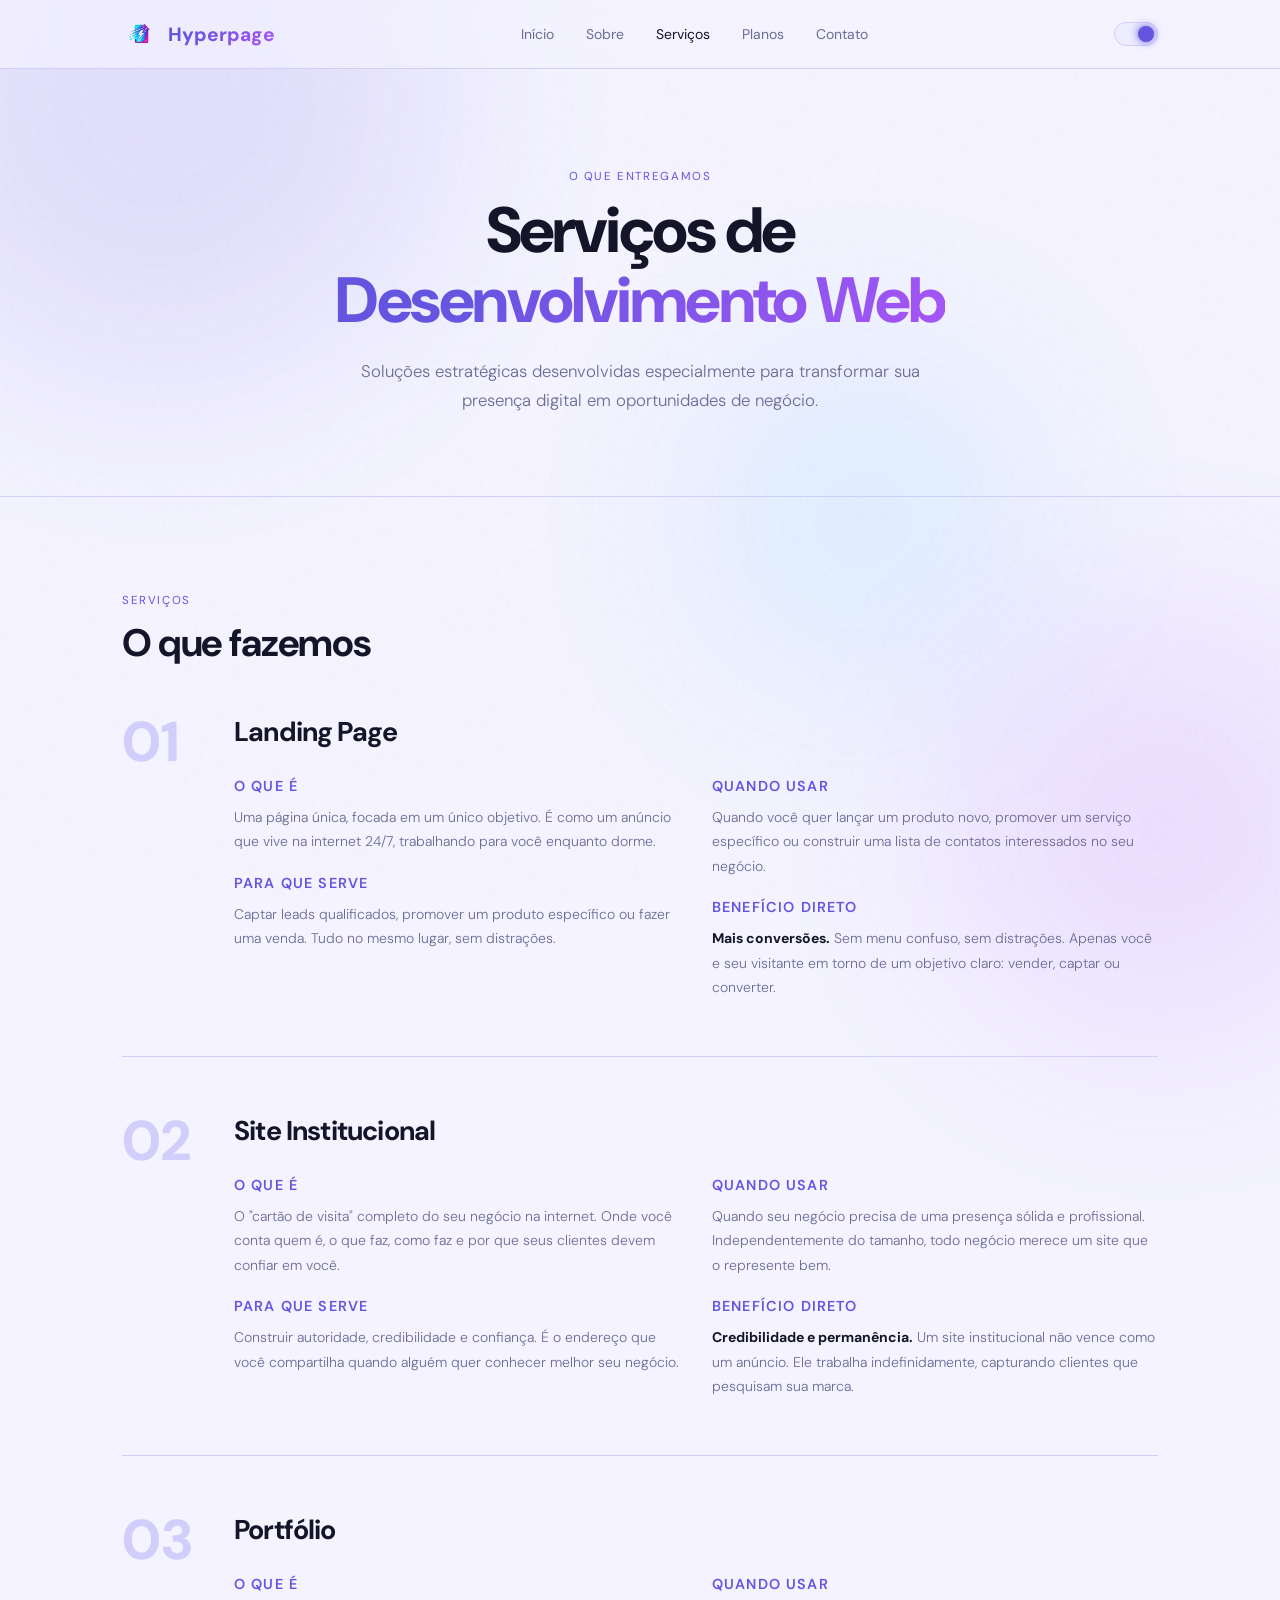
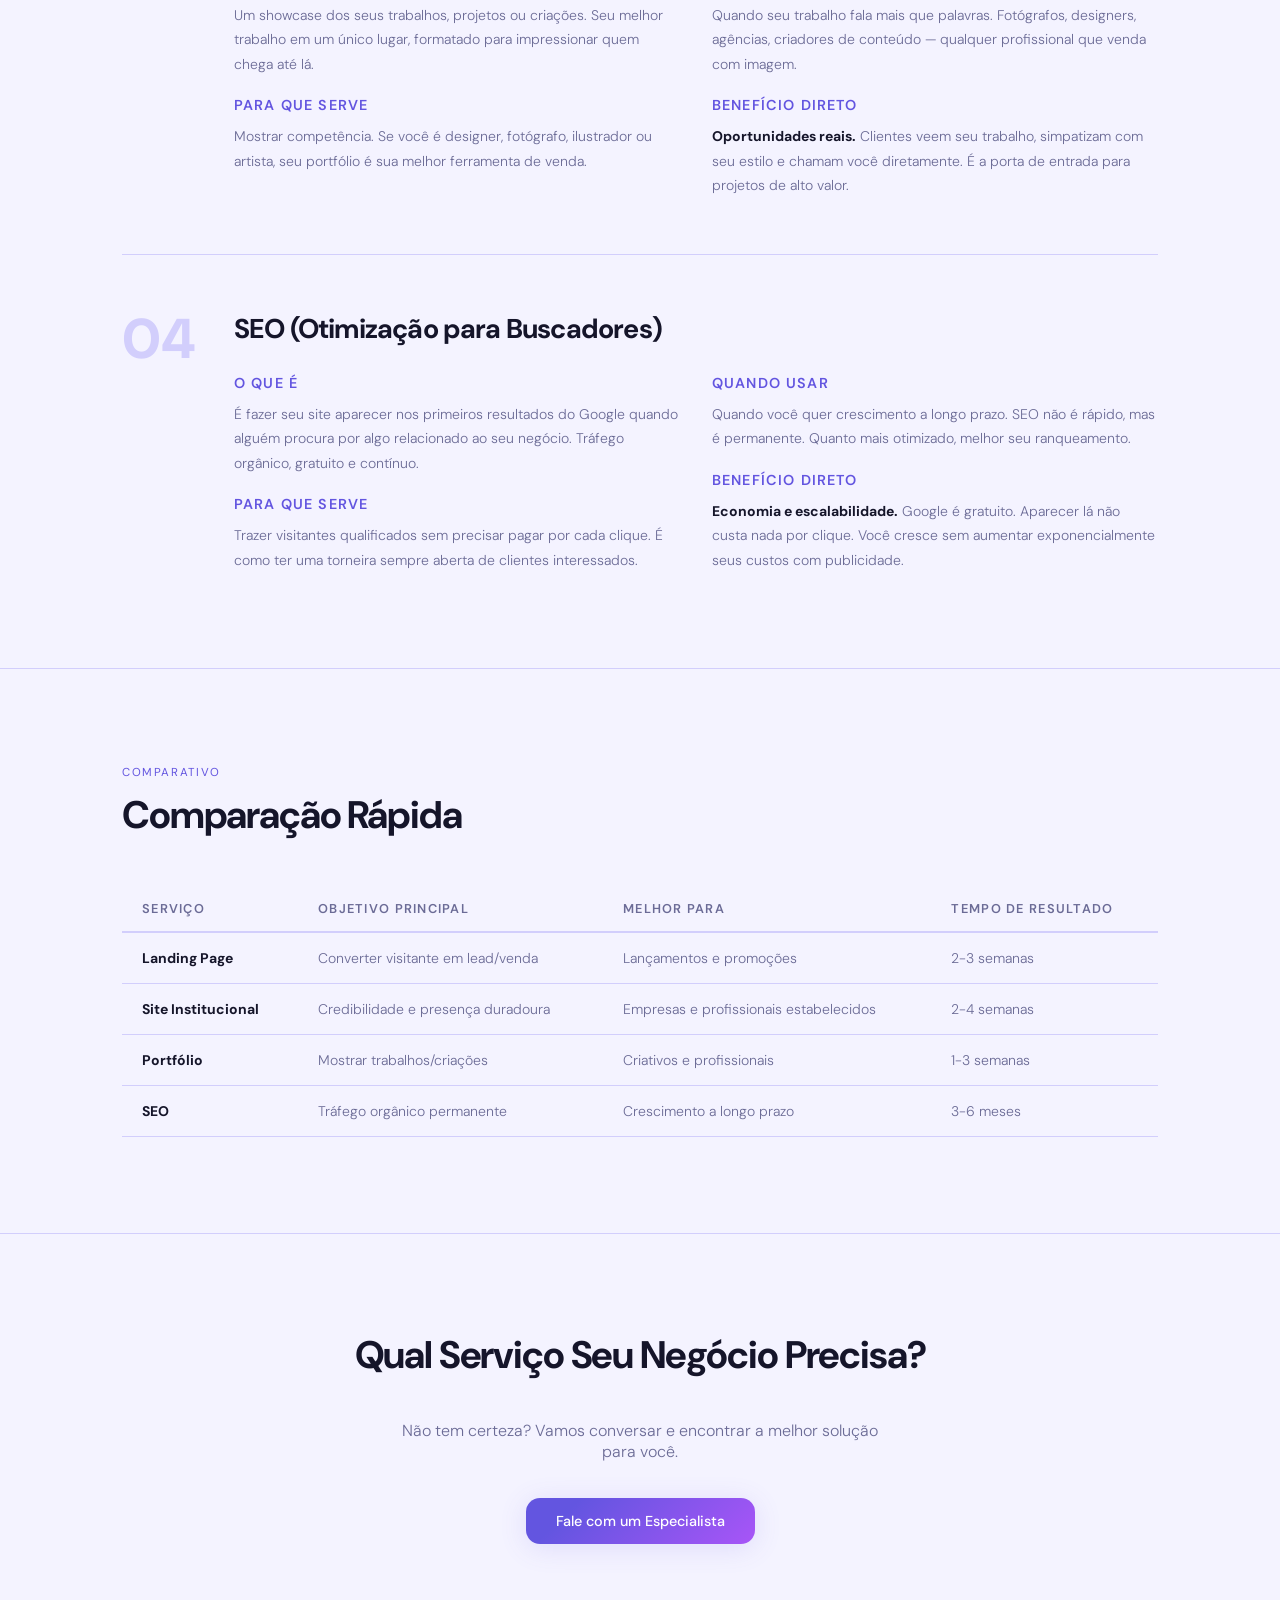
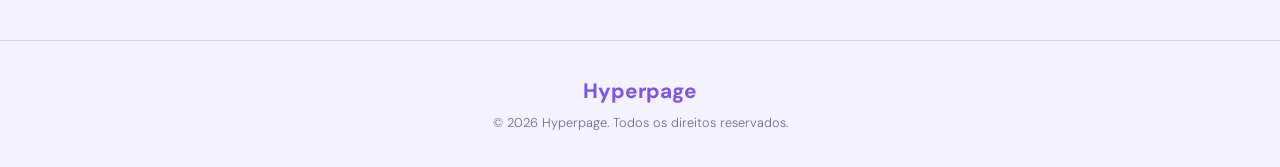
<file: services.html>
<!doctype html>
<html lang="pt-BR" data-theme="light">
  <head>
    <meta charset="UTF-8" />
    <meta name="viewport" content="width=device-width, initial-scale=1.0" />
    <title>Serviços | Hyperpage - Soluções Web Profissionais</title>
    <meta
      name="description"
      content="Conheça os serviços de desenvolvimento web da Hyperpage: landing pages, sites institucionais, portfólios e SEO."
    />
    <meta
      name="keywords"
      content="landing pages, sites profissionais, portfólio web, SEO, desenvolvimento web"
    />
    <meta name="author" content="Hyperpage" />
    <link rel="icon" type="image/png" href="assets/images/hypericon32x32.png" />
    <link
      href="https://fonts.googleapis.com/css2?family=DM+Sans:ital,opsz,wght@0,9..40,300;0,9..40,400;0,9..40,500;1,9..40,300&display=swap"
      rel="stylesheet"
    />
    <link rel="stylesheet" href="styles.css" />
    <link
      rel="stylesheet"
      href="https://cdnjs.cloudflare.com/ajax/libs/font-awesome/6.0.0/css/all.min.css"
    />
  </head>
  <body>
    <div class="blob blob-1"></div>
    <div class="blob blob-2"></div>
    <div class="blob blob-3"></div>

    <header>
      <nav>
        <div class="nav-inner">
          <a href="index.html" class="nav-logo">
            <img src="assets/images/hypericonpng.png" alt="Hyperpage Logo" />
            <span class="nav-logo-text">Hyperpage</span>
          </a>
          <div class="nav-links">
            <a href="index.html">Início</a>
            <a href="about.html">Sobre</a>
            <a href="services.html" class="active">Serviços</a>
            <a href="plans.html">Planos</a>
            <a href="contact.html">Contato</a>
          </div>
          <div class="nav-right">
            <button
              class="theme-toggle"
              id="themeToggle"
              aria-label="Alternar tema"
            ></button>
            <button class="hamburger" id="hamburger" aria-label="Menu">
              <span></span><span></span><span></span>
            </button>
          </div>
        </div>
      </nav>
      <div class="mobile-menu" id="mobileMenu">
        <a href="index.html">Início</a><a href="about.html">Sobre</a
        ><a href="services.html">Serviços</a><a href="plans.html">Planos</a
        ><a href="contact.html">Contato</a>
      </div>
    </header>

    <div class="wrapper">
      <section class="page-hero">
        <span class="section-label">O que entregamos</span>
        <h1>Serviços de<br /><em>Desenvolvimento Web</em></h1>
        <p>
          Soluções estratégicas desenvolvidas especialmente para transformar sua
          presença digital em oportunidades de negócio.
        </p>
      </section>
    </div>

    <div class="divider"></div>

    <div class="wrapper">
      <section class="services-section anim">
        <span class="section-label">Serviços</span>
        <h2 class="section-title">O que fazemos</h2>

        <div class="service-block">
          <div class="service-num">01</div>
          <div class="service-body">
            <h2>Landing Page</h2>
            <div class="service-cols">
              <div class="service-col">
                <h3>O que é</h3>
                <p>
                  Uma página única, focada em um único objetivo. É como um
                  anúncio que vive na internet 24/7, trabalhando para você
                  enquanto dorme.
                </p>
                <h3>Para que serve</h3>
                <p>
                  Captar leads qualificados, promover um produto específico ou
                  fazer uma venda. Tudo no mesmo lugar, sem distrações.
                </p>
              </div>
              <div class="service-col">
                <h3>Quando usar</h3>
                <p>
                  Quando você quer lançar um produto novo, promover um serviço
                  específico ou construir uma lista de contatos interessados no
                  seu negócio.
                </p>
                <h3>Benefício direto</h3>
                <p>
                  <strong>Mais conversões.</strong> Sem menu confuso, sem
                  distrações. Apenas você e seu visitante em torno de um
                  objetivo claro: vender, captar ou converter.
                </p>
              </div>
            </div>
          </div>
        </div>

        <div class="service-block">
          <div class="service-num">02</div>
          <div class="service-body">
            <h2>Site Institucional</h2>
            <div class="service-cols">
              <div class="service-col">
                <h3>O que é</h3>
                <p>
                  O "cartão de visita" completo do seu negócio na internet. Onde
                  você conta quem é, o que faz, como faz e por que seus clientes
                  devem confiar em você.
                </p>
                <h3>Para que serve</h3>
                <p>
                  Construir autoridade, credibilidade e confiança. É o endereço
                  que você compartilha quando alguém quer conhecer melhor seu
                  negócio.
                </p>
              </div>
              <div class="service-col">
                <h3>Quando usar</h3>
                <p>
                  Quando seu negócio precisa de uma presença sólida e
                  profissional. Independentemente do tamanho, todo negócio
                  merece um site que o represente bem.
                </p>
                <h3>Benefício direto</h3>
                <p>
                  <strong>Credibilidade e permanência.</strong> Um site
                  institucional não vence como um anúncio. Ele trabalha
                  indefinidamente, capturando clientes que pesquisam sua marca.
                </p>
              </div>
            </div>
          </div>
        </div>

        <div class="service-block">
          <div class="service-num">03</div>
          <div class="service-body">
            <h2>Portfólio</h2>
            <div class="service-cols">
              <div class="service-col">
                <h3>O que é</h3>
                <p>
                  Um showcase dos seus trabalhos, projetos ou criações. Seu
                  melhor trabalho em um único lugar, formatado para impressionar
                  quem chega até lá.
                </p>
                <h3>Para que serve</h3>
                <p>
                  Mostrar competência. Se você é designer, fotógrafo, ilustrador
                  ou artista, seu portfólio é sua melhor ferramenta de venda.
                </p>
              </div>
              <div class="service-col">
                <h3>Quando usar</h3>
                <p>
                  Quando seu trabalho fala mais que palavras. Fotógrafos,
                  designers, agências, criadores de conteúdo — qualquer
                  profissional que venda com imagem.
                </p>
                <h3>Benefício direto</h3>
                <p>
                  <strong>Oportunidades reais.</strong> Clientes veem seu
                  trabalho, simpatizam com seu estilo e chamam você diretamente.
                  É a porta de entrada para projetos de alto valor.
                </p>
              </div>
            </div>
          </div>
        </div>

        <div class="service-block">
          <div class="service-num">04</div>
          <div class="service-body">
            <h2>SEO (Otimização para Buscadores)</h2>
            <div class="service-cols">
              <div class="service-col">
                <h3>O que é</h3>
                <p>
                  É fazer seu site aparecer nos primeiros resultados do Google
                  quando alguém procura por algo relacionado ao seu negócio.
                  Tráfego orgânico, gratuito e contínuo.
                </p>
                <h3>Para que serve</h3>
                <p>
                  Trazer visitantes qualificados sem precisar pagar por cada
                  clique. É como ter uma torneira sempre aberta de clientes
                  interessados.
                </p>
              </div>
              <div class="service-col">
                <h3>Quando usar</h3>
                <p>
                  Quando você quer crescimento a longo prazo. SEO não é rápido,
                  mas é permanente. Quanto mais otimizado, melhor seu
                  ranqueamento.
                </p>
                <h3>Benefício direto</h3>
                <p>
                  <strong>Economia e escalabilidade.</strong> Google é gratuito.
                  Aparecer lá não custa nada por clique. Você cresce sem
                  aumentar exponencialmente seus custos com publicidade.
                </p>
              </div>
            </div>
          </div>
        </div>
      </section>
    </div>

    <div class="divider"></div>

    <div class="wrapper">
      <section class="comparison-section anim">
        <span class="section-label">Comparativo</span>
        <h2 class="section-title">Comparação Rápida</h2>
        <div class="table-wrap">
          <table>
            <thead>
              <tr>
                <th>Serviço</th>
                <th>Objetivo Principal</th>
                <th>Melhor Para</th>
                <th>Tempo de Resultado</th>
              </tr>
            </thead>
            <tbody>
              <tr>
                <td><strong>Landing Page</strong></td>
                <td>Converter visitante em lead/venda</td>
                <td>Lançamentos e promoções</td>
                <td>2-3 semanas</td>
              </tr>
              <tr>
                <td><strong>Site Institucional</strong></td>
                <td>Credibilidade e presença duradoura</td>
                <td>Empresas e profissionais estabelecidos</td>
                <td>2-4 semanas</td>
              </tr>
              <tr>
                <td><strong>Portfólio</strong></td>
                <td>Mostrar trabalhos/criações</td>
                <td>Criativos e profissionais</td>
                <td>1-3 semanas</td>
              </tr>
              <tr>
                <td><strong>SEO</strong></td>
                <td>Tráfego orgânico permanente</td>
                <td>Crescimento a longo prazo</td>
                <td>3-6 meses</td>
              </tr>
            </tbody>
          </table>
        </div>
      </section>
    </div>

    <div class="divider"></div>

    <div class="wrapper">
      <section class="cta-section anim">
        <h2>Qual Serviço Seu Negócio Precisa?</h2>
        <p>
          Não tem certeza? Vamos conversar e encontrar a melhor solução para
          você.
        </p>
        <a href="contact.html" class="btn btn-primary"
          >Fale com um Especialista</a
        >
      </section>
    </div>

    <footer>
      <div class="footer-logo">Hyperpage</div>
      <p>&copy; 2026 Hyperpage. Todos os direitos reservados.</p>
    </footer>
    <script src="/script.js"></script>
  </body>
</html>
</file>
<file: styles.css>
/* ── TOKENS ── */
:root {
  --bg: #07070d;
  --bg2: #0e0e18;
  --surface: #12121c;
  --surface2: #1a1a28;
  --border: #252538;
  --text: #eaeaf5;
  --muted: #6b6b96;
  --accent: #7c6af5;
  --accent2: #c084fc;
  --glow: rgba(124, 106, 245, 0.18);
  --radius: 14px;

  /* ── UTILITY TOKENS ── */
  --gradient-accent: linear-gradient(135deg, var(--accent), var(--accent2));
  --transition-fast: color 0.2s, border-color 0.2s;
  --transition-card: transform 0.25s, box-shadow 0.25s, border-color 0.25s;
  --transition-smooth: background 0.4s, color 0.4s;
  --gap-grid: 16px;
  --section-padding: 96px 0;
  --card-shadow-hover: 0 16px 48px var(--glow);
  --icon-size-lg: 1.8rem;
  --icon-size-md: 1.6rem;
  --icon-size-sm: 1.5rem;
}

[data-theme="light"] {
  --bg: #f4f3ff;
  --bg2: #eceaff;
  --surface: #ffffff;
  --surface2: #eeecff;
  --border: #d2cefc;
  --text: #15152a;
  --muted: #6b6b96;
  --accent: #6355e0;
  --accent2: #a855f7;
  --glow: rgba(99, 85, 224, 0.14);
  --gradient-accent: linear-gradient(135deg, #6355e0 20%, #a855f7);
}

/* ── GLOBAL ── */
*,
*::before,
*::after {
  box-sizing: border-box;
  margin: 0;
  padding: 0;
}

html {
  scroll-behavior: smooth;
}

body {
  font-family: "DM Sans", sans-serif;
  background: var(--bg);
  color: var(--text);
  min-height: 100vh;
  overflow-x: hidden;
  transition: var(--transition-smooth);
}

/* ── UTILITY BASE CLASSES ── */
.card {
  background: var(--surface);
  border: 1px solid var(--border);
  border-radius: var(--radius);
  padding: 28px 24px;
  transition: var(--transition-card);
}

.card:hover {
  transform: translateY(-3px);
  border-color: var(--accent);
  box-shadow: var(--card-shadow-hover);
}

.card-lg {
  padding: 32px 28px;
}

.card-icon {
  display: block;
  margin-bottom: 16px;
}

.card-icon-lg {
  font-size: var(--icon-size-lg);
  margin-bottom: 18px;
}

.card-icon-md {
  font-size: var(--icon-size-md);
}

.card-icon-sm {
  font-size: var(--icon-size-sm);
}

.card-icon,
.card-icon-lg,
.card-icon-md,
.card-icon-sm {
  color: var(--accent);
}

.card-title {
  font-size: 1rem;
  font-weight: 600;
  margin-bottom: 10px;
}

.card-desc {
  font-size: 0.875rem;
  color: var(--muted);
  line-height: 1.65;
  font-weight: 300;
}

.gradient-text {
  background: var(--gradient-accent);
  -webkit-background-clip: text;
  -webkit-text-fill-color: transparent;
  background-clip: text;
}

.grid-auto {
  display: grid;
  gap: var(--gap-grid);
}

.section-padding {
  padding: var(--section-padding);
}

/* ── NOISE EFFECT ── */
body::after {
  content: "";
  position: fixed;
  inset: 0;
  background-image: url("data:image/svg+xml,%3Csvg viewBox='0 0 200 200' xmlns='http://www.w3.org/2000/svg'%3E%3Cfilter id='n'%3E%3CfeTurbulence type='fractalNoise' baseFrequency='0.85' numOctaves='4' stitchTiles='stitch'/%3E%3C/filter%3E%3Crect width='100%25' height='100%25' filter='url(%23n)' opacity='0.035'/%3E%3C/svg%3E");
  pointer-events: none;
  z-index: 0;
  opacity: 0.5;
}

/* ── BLOBS ── */
.blob {
  position: fixed;
  border-radius: 50%;
  filter: blur(100px);
  opacity: 0.13;
  pointer-events: none;
  z-index: 0;
  animation: drift 20s ease-in-out infinite alternate;
}

.blob-1 {
  width: 560px;
  height: 560px;
  background: var(--accent);
  top: -180px;
  left: -120px;
}

.blob-2 {
  width: 420px;
  height: 420px;
  background: var(--accent2);
  bottom: -140px;
  right: -90px;
  animation-delay: -7s;
}

.blob-3 {
  width: 320px;
  height: 320px;
  background: #38bdf8;
  top: 40%;
  left: 55%;
  animation-delay: -14s;
}

@keyframes drift {
  from {
    transform: translate(0, 0) scale(1);
  }
  to {
    transform: translate(50px, 35px) scale(1.12);
  }
}

/* ── NAVIGATION ── */
header {
  position: sticky;
  top: 0;
  z-index: 200;
}

nav {
  backdrop-filter: blur(20px);
  -webkit-backdrop-filter: blur(20px);
  background: rgba(7, 7, 13, 0.65);
  border-bottom: 1px solid var(--border);
  transition: background 0.4s;
}

[data-theme="light"] nav {
  background: rgba(244, 243, 255, 0.7);
}

.nav-inner {
  max-width: 1100px;
  margin: 0 auto;
  padding: 16px 32px;
  display: flex;
  align-items: center;
  justify-content: space-between;
  gap: 24px;
}

.nav-logo {
  display: flex;
  align-items: center;
  gap: 10px;
  text-decoration: none;
}

.nav-logo img {
  width: 36px;
  height: 36px;
  object-fit: contain;
}

.nav-logo-text {
  font-weight: 800;
  font-size: 1.2rem;
  background: var(--gradient-accent);
  -webkit-background-clip: text;
  -webkit-text-fill-color: transparent;
  background-clip: text;
}

.nav-links {
  display: flex;
  gap: 32px;
  align-items: center;
}

.nav-links a {
  text-decoration: none;
  color: var(--muted);
  font-size: 0.875rem;
  font-weight: 400;
  transition: color 0.2s;
}

.nav-links a:hover,
.nav-links a.active {
  color: var(--text);
}

.nav-right {
  display: flex;
  align-items: center;
  gap: 16px;
}

/* ── THEME TOGGLE ── */
.theme-toggle {
  cursor: pointer;
  border: 1px solid var(--border);
  background: var(--surface2);
  width: 44px;
  height: 24px;
  border-radius: 12px;
  position: relative;
  transition:
    background 0.3s,
    border 0.3s;
  outline: none;
  flex-shrink: 0;
}

.theme-toggle::after {
  content: "";
  position: absolute;
  top: 3px;
  left: 3px;
  width: 16px;
  height: 16px;
  border-radius: 50%;
  background: var(--accent);
  transition: transform 0.3s cubic-bezier(0.4, 0, 0.2, 1);
  box-shadow: 0 0 8px var(--accent);
}

[data-theme="light"] .theme-toggle::after {
  transform: translateX(20px);
}

/* ── HAMBURGER ── */
.hamburger {
  display: none;
  flex-direction: column;
  gap: 5px;
  background: none;
  border: none;
  cursor: pointer;
  padding: 4px;
}

.hamburger span {
  width: 22px;
  height: 2px;
  background: var(--text);
  border-radius: 2px;
  transition: all 0.3s;
  display: block;
}

.hamburger.open span:nth-child(1) {
  transform: rotate(45deg) translate(5px, 5px);
}

.hamburger.open span:nth-child(2) {
  opacity: 0;
}

.hamburger.open span:nth-child(3) {
  transform: rotate(-45deg) translate(5px, -5px);
}

/* ── MOBILE MENU ── */
.mobile-menu {
  display: none;
  flex-direction: column;
  background: var(--surface);
  border-bottom: 1px solid var(--border);
  padding: 20px 32px;
}

.mobile-menu.open {
  display: flex;
}

.mobile-menu a {
  color: var(--muted);
  text-decoration: none;
  padding: 10px 0;
  font-size: 1rem;
  border-bottom: 1px solid var(--border);
  transition: color 0.2s;
}

.mobile-menu a:last-child {
  border-bottom: none;
}

.mobile-menu a:hover {
  color: var(--text);
}

@media (max-width: 768px) {
  .nav-links {
    display: none;
  }
  .hamburger {
    display: flex;
  }
}

/* ── LAYOUT ── */
.wrapper {
  position: relative;
  z-index: 1;
  max-width: 1100px;
  margin: 0 auto;
  padding: 0 32px;
}

section {
  position: relative;
  z-index: 1;
}

.divider {
  height: 1px;
  background: var(--border);
  position: relative;
  z-index: 1;
}

/* ── SECTION STYLING ── */
.section-label {
  font-size: 0.72rem;
  font-weight: 400;
  letter-spacing: 0.14em;
  text-transform: uppercase;
  color: var(--accent);
  margin-bottom: 12px;
  display: block;
}

.section-title {
  font-size: clamp(1.6rem, 3.5vw, 2.4rem);
  font-weight: 700;
  letter-spacing: -0.03em;
  margin-bottom: 48px;
  line-height: 1.2;
}

/* ── BUTTONS ── */
.btn {
  display: inline-flex;
  align-items: center;
  gap: 8px;
  padding: 14px 30px;
  border-radius: var(--radius);
  font-family: "DM Sans", sans-serif;
  font-size: 0.9rem;
  font-weight: 500;
  cursor: pointer;
  border: none;
  text-decoration: none;
  transition:
    transform 0.2s,
    box-shadow 0.2s;
}

.btn:hover {
  transform: translateY(-2px);
}

.btn-primary {
  background: var(--gradient-accent);
  color: #fff;
  box-shadow: 0 4px 28px var(--glow);
}

.btn-primary:hover {
  box-shadow: 0 8px 40px var(--glow);
}

.btn-ghost {
  background: var(--surface);
  color: var(--text);
  border: 1px solid var(--border);
}

.btn-ghost:hover {
  background: var(--surface2);
}

.btn-outline {
  background: transparent;
  color: var(--text);
  border: 1px solid var(--border);
}

.btn-outline:hover {
  border-color: var(--accent);
  background: var(--surface2);
}

/* ── HERO ── */
.hero-section {
  min-height: 88vh;
  display: flex;
  align-items: center;
  justify-content: center;
  text-align: center;
  padding: 80px 0;
  position: relative;
  z-index: 1;
  animation: fadeUp 0.8s ease both;
}

.hero-eyebrow {
  display: inline-flex;
  align-items: center;
  gap: 8px;
  font-size: 0.75rem;
  font-weight: 400;
  letter-spacing: 0.14em;
  text-transform: uppercase;
  color: var(--accent);
  border: 1px solid var(--border);
  background: var(--surface);
  padding: 6px 16px;
  border-radius: 20px;
  margin-bottom: 32px;
}

.hero-eyebrow-dot {
  width: 6px;
  height: 6px;
  border-radius: 50%;
  background: var(--accent);
  box-shadow: 0 0 8px var(--accent);
}

.hero-section h1 {
  font-size: clamp(2.6rem, 6vw, 5rem);
  font-weight: 800;
  line-height: 1.05;
  letter-spacing: -0.04em;
  margin-bottom: 24px;
}

.hero-section h1 em {
  font-style: normal;
  background: var(--gradient-accent);
  -webkit-background-clip: text;
  -webkit-text-fill-color: transparent;
  background-clip: text;
}

.hero-section p {
  font-size: 1.1rem;
  font-weight: 300;
  color: var(--muted);
  max-width: 540px;
  margin: 0 auto 12px;
  line-height: 1.75;
}

.hero-section .hero-sub {
  margin-bottom: 40px;
}

.btn-group {
  display: flex;
  gap: 14px;
  justify-content: center;
  flex-wrap: wrap;
  margin-top: 8px;
}

/* ── PAGE HERO ── */
.page-hero {
  padding: 100px 0 80px;
  text-align: center;
  animation: fadeUp 0.8s ease both;
}

.page-hero h1 {
  font-size: clamp(2.2rem, 5vw, 4rem);
  font-weight: 800;
  letter-spacing: -0.04em;
  line-height: 1.1;
  margin-bottom: 20px;
}

.page-hero h1 em {
  font-style: normal;
  background: var(--gradient-accent);
  -webkit-background-clip: text;
  -webkit-text-fill-color: transparent;
  background-clip: text;
}

.page-hero p {
  font-size: 1.05rem;
  color: var(--muted);
  max-width: 560px;
  margin: 0 auto;
  line-height: 1.75;
  font-weight: 300;
}

/* ── SERVICES ── */
.services-section {
  padding: 96px 0;
}

.service-grid {
  display: grid;
  grid-template-columns: repeat(auto-fill, minmax(280px, 1fr));
  gap: var(--gap-grid);
}

.service-card {
  background: var(--surface);
  border: 1px solid var(--border);
  border-radius: var(--radius);
  padding: 32px 28px;
  transition: var(--transition-card);
  position: relative;
  overflow: hidden;
}

.service-card::before {
  content: "";
  position: absolute;
  inset: 0;
  background: var(--gradient-accent);
  opacity: 0;
  transition: opacity 0.3s;
}

.service-card:hover {
  transform: translateY(-4px);
  box-shadow: var(--card-shadow-hover);
  border-color: var(--accent);
}

.service-card:hover::before {
  opacity: 0.05;
}

.service-card i {
  font-size: var(--icon-size-lg);
  color: var(--accent);
  margin-bottom: 18px;
  display: block;
  position: relative;
}

.service-card h3 {
  font-size: 1.1rem;
  font-weight: 600;
  margin-bottom: 10px;
  position: relative;
}

.service-card p {
  font-size: 0.875rem;
  color: var(--muted);
  line-height: 1.65;
  font-weight: 300;
  position: relative;
}

/* ── SERVICE BLOCKS (for services.html) ── */
.service-block {
  display: grid;
  grid-template-columns: 80px 1fr;
  gap: 32px;
  margin-bottom: 56px;
  padding-bottom: 56px;
  border-bottom: 1px solid var(--border);
}

.service-block:last-child {
  border-bottom: none;
  margin-bottom: 0;
  padding-bottom: 0;
}

.service-num {
  font-size: 3.5rem;
  font-weight: 800;
  color: var(--border);
  line-height: 1;
  user-select: none;
}

.service-body h2 {
  font-size: 1.7rem;
  font-weight: 700;
  letter-spacing: -0.03em;
  margin-bottom: 28px;
}

.service-cols {
  display: grid;
  grid-template-columns: 1fr 1fr;
  gap: 32px;
}

.service-col h3 {
  font-size: 0.9rem;
  font-weight: 600;
  text-transform: uppercase;
  letter-spacing: 0.08em;
  color: var(--accent);
  margin-bottom: 10px;
}

.service-col p {
  font-size: 0.875rem;
  color: var(--muted);
  line-height: 1.75;
  font-weight: 300;
  margin-bottom: 20px;
}

.service-col p:last-child {
  margin-bottom: 0;
}

.service-col strong {
  color: var(--text);
}

@media (max-width: 700px) {
  .service-block {
    grid-template-columns: 1fr;
  }
  .service-num {
    font-size: 2rem;
  }
  .service-cols {
    grid-template-columns: 1fr;
  }
}

/* ── PORTFOLIO ── */
.portfolio-section {
  padding: var(--section-padding);
}

.portfolio-grid {
  display: grid;
  grid-template-columns: repeat(auto-fill, minmax(300px, 1fr));
  gap: var(--gap-grid);
}

.portfolio-item {
  border-radius: var(--radius);
  overflow: hidden;
  position: relative;
  border: 1px solid var(--border);
  transition:
    transform 0.25s,
    box-shadow 0.25s;
}

.portfolio-item:hover {
  transform: translateY(-4px);
  box-shadow: var(--card-shadow-hover);
}

.portfolio-item img {
  width: 100%;
  height: 220px;
  object-fit: cover;
  display: block;
  transition: transform 0.4s;
}

.portfolio-item:hover img {
  transform: scale(1.04);
}

.portfolio-overlay {
  position: absolute;
  bottom: 0;
  left: 0;
  right: 0;
  background: linear-gradient(
    to top,
    rgba(7, 7, 13, 0.95) 0%,
    transparent 100%
  );
  padding: 28px 22px 22px;
}

.portfolio-overlay h3 {
  font-size: 1rem;
  font-weight: 600;
  color: #fff;
  margin-bottom: 6px;
}

.portfolio-overlay p {
  font-size: 0.8rem;
  color: rgba(255, 255, 255, 0.6);
  font-weight: 300;
  line-height: 1.5;
}

.portfolio-overlay a {
  text-decoration: none;
  color: inherit;
}

/* ── WHY ── */
.why-section {
  padding: var(--section-padding);
}

.why-grid {
  display: grid;
  grid-template-columns: repeat(auto-fill, minmax(240px, 1fr));
  gap: var(--gap-grid);
}

.why-card {
  background: var(--surface);
  border: 1px solid var(--border);
  border-radius: var(--radius);
  padding: 28px 24px;
  transition: var(--transition-card);
}

.why-card:hover {
  transform: translateY(-3px);
  border-color: var(--accent);
  box-shadow: 0 10px 32px var(--glow);
}

.why-card i {
  font-size: var(--icon-size-sm);
  color: var(--accent);
  margin-bottom: 16px;
  display: block;
}

.why-card h3 {
  font-size: 1rem;
  font-weight: 600;
  margin-bottom: 10px;
}

.why-card p {
  font-size: 0.875rem;
  color: var(--muted);
  line-height: 1.65;
  font-weight: 300;
}

/* ── MVV CARDS (for about.html) ── */
.mvv-section {
  padding: var(--section-padding);
}

.mvv-grid {
  display: grid;
  grid-template-columns: repeat(auto-fill, minmax(280px, 1fr));
  gap: var(--gap-grid);
  margin-bottom: 56px;
}

.mvv-card {
  background: var(--surface);
  border: 1px solid var(--border);
  border-radius: var(--radius);
  padding: 32px 28px;
  transition: var(--transition-card);
  position: relative;
  overflow: hidden;
}

.mvv-card::before {
  content: "";
  position: absolute;
  inset: 0;
  background: var(--gradient-accent);
  opacity: 0;
  transition: opacity 0.3s;
}

.mvv-card:hover {
  transform: translateY(-4px);
  box-shadow: var(--card-shadow-hover);
  border-color: var(--accent);
}

.mvv-card:hover::before {
  opacity: 0.05;
}

.mvv-card i {
  font-size: var(--icon-size-lg);
  color: var(--accent);
  margin-bottom: 18px;
  display: block;
  position: relative;
}

.mvv-card h3 {
  font-size: 1.1rem;
  font-weight: 600;
  margin-bottom: 12px;
  position: relative;
}

.mvv-card p {
  font-size: 0.875rem;
  color: var(--muted);
  line-height: 1.7;
  font-weight: 300;
  position: relative;
}

.about-text-block {
  max-width: 760px;
}

.about-text-block p {
  font-size: 1rem;
  color: var(--muted);
  line-height: 1.8;
  font-weight: 300;
  margin-bottom: 16px;
}

.about-text-block p:last-child {
  margin-bottom: 0;
}

/* ── TEAM SECTION ── */
.team-section {
  padding: var(--section-padding);
}

.team-card {
  background: var(--surface);
  border: 1px solid var(--border);
  border-radius: var(--radius);
  padding: 40px;
  display: flex;
  gap: 40px;
  align-items: flex-start;
  max-width: 820px;
  transition:
    border-color 0.3s,
    box-shadow 0.3s;
}

.team-card:hover {
  border-color: var(--accent);
  box-shadow: 0 12px 40px var(--glow);
}

.member-avatar {
  width: 100px;
  height: 100px;
  border-radius: 50%;
  background: var(--gradient-accent);
  flex-shrink: 0;
  display: flex;
  align-items: center;
  justify-content: center;
  font-size: 2rem;
  font-weight: 800;
  color: #fff;
  border: 3px solid var(--accent);
}
.member-avatar img {
  width: 100%;
  height: 100%;
  object-fit: cover;
  border-radius: 50%;
}
.member-name {
  font-size: 1.4rem;
  font-weight: 700;
  margin-bottom: 4px;
}
.member-role {
  font-size: 0.85rem;
  color: var(--accent);
  font-weight: 400;
  margin-bottom: 18px;
}
.member-bio {
  font-size: 0.9rem;
  color: var(--muted);
  line-height: 1.75;
  font-weight: 300;
  margin-bottom: 12px;
}
.member-socials {
  display: flex;
  gap: 14px;
  margin-top: 20px;
}
.social-link {
  display: flex;
  align-items: center;
  justify-content: center;
  width: 38px;
  height: 38px;
  border-radius: 10px;
  background: var(--surface2);
  border: 1px solid var(--border);
  color: var(--muted);
  text-decoration: none;
  font-size: 1rem;
  transition:
    color 0.2s,
    border-color 0.2s,
    background 0.2s;
}
.social-link:hover {
  color: var(--accent);
  border-color: var(--accent);
  background: var(--bg2);
}

.audience-section {
  padding: var(--section-padding);
}
.audience-grid {
  display: grid;
  grid-template-columns: repeat(auto-fill, minmax(240px, 1fr));
  gap: var(--gap-grid);
}
.audience-card {
  background: var(--surface);
  border: 1px solid var(--border);
  border-radius: var(--radius);
  padding: 28px 24px;
  transition: var(--transition-card);
}
.audience-card:hover {
  transform: translateY(-3px);
  border-color: var(--accent);
  box-shadow: 0 10px 32px var(--glow);
}
.audience-card i {
  font-size: var(--icon-size-md);
  color: var(--accent);
  margin-bottom: 16px;
  display: block;
}
.audience-card h3 {
  font-family: "Syne", sans-serif;
  font-size: 1rem;
  font-weight: 600;
  margin-bottom: 10px;
}
.audience-card p {
  font-size: 0.875rem;
  color: var(--muted);
  line-height: 1.65;
  font-weight: 300;
}

/* ── CONTACT SECTION ── */
.contact-section {
  padding: var(--section-padding);
}

.contact-grid {
  display: grid;
  grid-template-columns: 1.3fr 1fr;
  gap: 48px;
  align-items: start;
}

@media (max-width: 860px) {
  .contact-grid {
    grid-template-columns: 1fr;
  }
}

/* ── FORM ── */
.form-card {
  background: var(--surface);
  border: 1px solid var(--border);
  border-radius: var(--radius);
  padding: 40px;
  transition: var(--transition-card);
}

.form-card h2 {
  font-size: 1.3rem;
  font-weight: 700;
  margin-bottom: 8px;
}

.form-subtitle {
  font-size: 0.875rem;
  color: var(--muted);
  font-weight: 300;
  margin-bottom: 32px;
  line-height: 1.65;
}

.form-group {
  margin-bottom: 20px;
}

.form-group label {
  display: block;
  font-size: 0.8rem;
  font-weight: 500;
  text-transform: uppercase;
  letter-spacing: 0.08em;
  color: var(--muted);
  margin-bottom: 8px;
}

.form-group input,
.form-group select,
.form-group textarea {
  width: 100%;
  background: var(--bg2);
  border: 1px solid var(--border);
  border-radius: 10px;
  padding: 13px 16px;
  font-family: "DM Sans", sans-serif;
  font-size: 0.9rem;
  color: var(--text);
  transition:
    border-color 0.2s,
    box-shadow 0.2s;
  outline: none;
}

.form-group input::placeholder,
.form-group textarea::placeholder {
  color: var(--muted);
}

.form-group input:focus,
.form-group select:focus,
.form-group textarea:focus {
  border-color: var(--accent);
  box-shadow: 0 0 0 3px var(--glow);
}

.form-group select {
  appearance: none;
  cursor: pointer;
}

.form-group select option {
  background: var(--surface);
}

.form-group textarea {
  resize: vertical;
  min-height: 120px;
}

.form-security {
  display: flex;
  align-items: center;
  gap: 8px;
  font-size: 0.78rem;
  color: var(--muted);
  margin-bottom: 20px;
}

.form-security i {
  color: var(--accent);
}

.submit-btn {
  width: 100%;
  padding: 15px 24px;
  background: var(--gradient-accent);
  color: #fff;
  border: none;
  border-radius: var(--radius);
  font-family: "DM Sans", sans-serif;
  font-size: 0.95rem;
  font-weight: 500;
  cursor: pointer;
  transition:
    transform 0.2s,
    box-shadow 0.2s;
  box-shadow: 0 4px 28px var(--glow);
}

.submit-btn:hover {
  transform: translateY(-2px);
  box-shadow: 0 8px 40px var(--glow);
}

/* ── CONTACT INFO ── */
.contact-info h2 {
  font-size: 1.3rem;
  font-weight: 700;
  margin-bottom: 28px;
}

.contact-items {
  display: flex;
  flex-direction: column;
  gap: 14px;
}

.contact-item {
  display: flex;
  gap: 18px;
  align-items: flex-start;
  background: var(--surface);
  border: 1px solid var(--border);
  border-radius: var(--radius);
  padding: 22px 20px;
  transition:
    border-color 0.25s,
    box-shadow 0.25s;
}

.contact-item:hover {
  border-color: var(--accent);
  box-shadow: 0 8px 28px var(--glow);
}

.ci-icon {
  width: 42px;
  height: 42px;
  border-radius: 10px;
  background: var(--surface2);
  border: 1px solid var(--border);
  display: flex;
  align-items: center;
  justify-content: center;
  color: var(--accent);
  font-size: 1.1rem;
  flex-shrink: 0;
}

.ci-body h3 {
  font-size: 0.9rem;
  font-weight: 600;
  margin-bottom: 4px;
}

.ci-body p {
  font-size: 0.8rem;
  color: var(--muted);
  font-weight: 300;
  margin-bottom: 6px;
}

.ci-body a {
  font-size: 0.875rem;
  color: var(--accent);
  text-decoration: none;
  font-weight: 500;
}

.ci-body a:hover {
  text-decoration: underline;
}

.ci-body span {
  font-size: 0.875rem;
  color: var(--text);
  font-weight: 400;
}

.steps-section {
  padding: var(--section-padding);
}
.steps-grid {
  display: grid;
  grid-template-columns: repeat(auto-fill, minmax(220px, 1fr));
  gap: var(--gap-grid);
}
.step-card {
  background: var(--surface);
  border: 1px solid var(--border);
  border-radius: var(--radius);
  padding: 28px 24px;
  position: relative;
  overflow: hidden;
  transition: var(--transition-card);
}
.step-card:hover {
  transform: translateY(-3px);
  border-color: var(--accent);
  box-shadow: 0 10px 32px var(--glow);
}
.step-num {
  font-family: "Syne", sans-serif;
  font-size: 3rem;
  font-weight: 800;
  color: var(--border);
  line-height: 1;
  margin-bottom: 16px;
}
.step-card h3 {
  font-family: "Syne", sans-serif;
  font-size: 1rem;
  font-weight: 600;
  margin-bottom: 10px;
}
.step-card p {
  font-size: 0.875rem;
  color: var(--muted);
  line-height: 1.65;
  font-weight: 300;
}

/* ── PLANS GRID ── */
.plans-section {
  padding: var(--section-padding);
}

.plans-grid {
  display: grid;
  grid-template-columns: repeat(auto-fill, minmax(240px, 1fr));
  gap: var(--gap-grid);
}

.plan-card {
  background: var(--surface);
  border: 1px solid var(--border);
  border-radius: var(--radius);
  padding: 32px 28px;
  display: flex;
  flex-direction: column;
  gap: 0;
  transition: var(--transition-card);
  position: relative;
  overflow: hidden;
}

.plan-card.featured {
  border-color: var(--accent);
  box-shadow:
    0 0 0 1px var(--accent),
    0 16px 48px var(--glow);
}

.plan-card.featured::before {
  content: "";
  position: absolute;
  inset: 0;
  background: var(--gradient-accent);
  opacity: 0.05;
}

.plan-card:hover {
  transform: translateY(-4px);
  box-shadow: var(--card-shadow-hover);
  border-color: var(--accent);
}

.plan-name {
  font-size: 1.4rem;
  font-weight: 800;
  margin-bottom: 6px;
  position: relative;
}

.plan-badge {
  display: inline-block;
  font-size: 0.7rem;
  font-weight: 500;
  letter-spacing: 0.1em;
  text-transform: uppercase;
  padding: 4px 10px;
  border-radius: 20px;
  background: var(--surface2);
  color: var(--muted);
  border: 1px solid var(--border);
  margin-bottom: 18px;
}

.plan-card.featured .plan-badge {
  background: var(--accent);
  color: #fff;
  border-color: var(--accent);
}

.plan-desc {
  font-size: 0.875rem;
  color: var(--muted);
  line-height: 1.65;
  font-weight: 300;
  margin-bottom: 24px;
}

.plan-features {
  margin-bottom: 28px;
  flex: 1;
}

.plan-features li {
  display: flex;
  align-items: flex-start;
  gap: 10px;
  font-size: 0.875rem;
  color: var(--muted);
  font-weight: 300;
  padding: 7px 0;
  border-bottom: 1px solid var(--border);
  list-style: none;
}

.plan-features li:last-child {
  border-bottom: none;
}

.plan-features li i {
  color: var(--accent);
  flex-shrink: 0;
  margin-top: 2px;
  font-size: 0.8rem;
}

.plan-features li:last-child {
  color: var(--text);
  font-weight: 500;
}

/* ── HOW IT WORKS ── */
.how-section {
  padding: var(--section-padding);
}

.how-grid {
  display: grid;
  grid-template-columns: repeat(auto-fill, minmax(300px, 1fr));
  gap: var(--gap-grid);
  margin-bottom: 48px;
}

.how-card {
  background: var(--surface);
  border: 1px solid var(--border);
  border-radius: var(--radius);
  padding: 28px 24px;
  transition: var(--transition-card);
}

.how-card:hover {
  transform: translateY(-3px);
  border-color: var(--accent);
  box-shadow: 0 10px 32px var(--glow);
}

.how-card i {
  font-size: var(--icon-size-md);
  color: var(--accent);
  margin-bottom: 16px;
  display: block;
}

.how-card h3 {
  font-size: 1rem;
  font-weight: 600;
  margin-bottom: 10px;
}

.how-card p {
  font-size: 0.875rem;
  color: var(--muted);
  line-height: 1.7;
  font-weight: 300;
}

.how-card p strong {
  color: var(--text);
}

.how-message {
  background: var(--surface);
  border: 1px solid var(--border);
  border-radius: var(--radius);
  padding: 36px;
  max-width: 760px;
}

.how-message h3 {
  font-size: 1.2rem;
  font-weight: 700;
  margin-bottom: 14px;
}

.how-message p {
  font-size: 0.9rem;
  color: var(--muted);
  line-height: 1.8;
  font-weight: 300;
}

/* ── FAQ SECTION ── */
.faq-section {
  padding: var(--section-padding);
}

.faq-grid {
  display: grid;
  grid-template-columns: repeat(auto-fill, minmax(320px, 1fr));
  gap: var(--gap-grid);
}

.faq-item {
  background: var(--surface);
  border: 1px solid var(--border);
  border-radius: var(--radius);
  padding: 24px 20px;
  cursor: pointer;
  transition:
    border-color 0.25s,
    box-shadow 0.25s;
  margin: 10px 0;
}

.faq-item:hover {
  border-color: var(--accent);
  box-shadow: 0 8px 24px var(--glow);
}

.faq-question {
  display: flex;
  justify-content: space-between;
  align-items: flex-start;
  gap: 12px;
}

.faq-question h3 {
  font-size: 0.95rem;
  font-weight: 600;
  margin: 0;
}

.faq-toggle {
  flex-shrink: 0;
  width: 20px;
  height: 20px;
  display: flex;
  align-items: center;
  justify-content: center;
  color: var(--accent);
  transition: transform 0.3s;
}

.faq-item.open .faq-toggle {
  transform: rotate(180deg);
}

.faq-answer {
  display: none;
  margin-top: 16px;
  font-size: 0.875rem;
  color: var(--muted);
  line-height: 1.7;
  font-weight: 300;
}

.faq-item.open .faq-answer {
  display: block;
}

/* ── COMPARISON TABLE ── */
.comparison-section {
  padding: var(--section-padding);
}

.table-wrap {
  overflow-x: auto;
}

table {
  width: 100%;
  border-collapse: collapse;
  font-size: 0.875rem;
}

thead tr {
  border-bottom: 2px solid var(--border);
}

thead th {
  padding: 14px 20px;
  text-align: left;
  font-size: 0.8rem;
  font-weight: 600;
  text-transform: uppercase;
  letter-spacing: 0.1em;
  color: var(--muted);
}

tbody tr {
  border-bottom: 1px solid var(--border);
  transition: background 0.2s;
}

tbody tr:hover {
  background: var(--surface);
}

tbody td {
  padding: 16px 20px;
  color: var(--muted);
  font-weight: 300;
}

tbody td:first-child {
  color: var(--text);
  font-weight: 500;
}

tbody td strong {
  color: var(--text);
}

/* ── CTA SECTION ── */
.cta-section {
  padding: var(--section-padding);
  text-align: center;
}

.cta-section h2 {
  font-size: clamp(1.6rem, 3vw, 2.4rem);
  font-weight: 700;
  letter-spacing: -0.03em;
  margin-bottom: 40px;
}

.cta-section p {
  color: var(--muted);
  font-weight: 300;
  margin-bottom: 36px;
  font-size: 1rem;
  max-width: 480px;
  margin-left: auto;
  margin-right: auto;
}

/* ── CONFIRMATION PAGE ── */
.confirm-card {
  background: var(--surface);
  border: 1px solid var(--border);
  border-radius: 20px;
  padding: 56px 48px;
  width: 100%;
  text-align: center;
  animation: fadeUp 0.8s ease both;
  display: flex;
  flex-direction: column;
  align-items: center;
}

@media (max-width: 600px) {
  .confirm-card {
    padding: 36px 24px;
  }
}

.team-card {
  flex-direction: column;
}

.check-wrap {
  margin: 0 auto 32px;
  width: 80px;
  height: 80px;
  border-radius: 50%;
  background: var(--surface2);
  border: 1px solid var(--border);
  display: flex;
  align-items: center;
  justify-content: center;
  position: relative;
}

.check-wrap::before {
  content: "";
  position: absolute;
  inset: -6px;
  border-radius: 50%;
  background: var(--gradient-accent);
  opacity: 0.2;
}

.check-icon {
  width: 36px;
  height: 36px;
  position: relative;
  z-index: 1;
}

.confirm-title {
  font-size: 1.8rem;
  font-weight: 800;
  letter-spacing: -0.03em;
  margin-bottom: 14px;
}

.confirm-sub {
  font-size: 0.95rem;
  color: var(--muted);
  font-weight: 300;
  line-height: 1.75;
  margin-bottom: 40px;
}

/* ── STEPS LIST ── */
.steps-list {
  text-align: left;
  display: flex;
  flex-direction: column;
  gap: 12px;
  margin-bottom: 36px;
}

.step-row {
  display: flex;
  gap: 16px;
  align-items: flex-start;
  background: var(--surface2);
  border: 1px solid var(--border);
  border-radius: var(--radius);
  padding: 18px 20px;
}

.step-bubble {
  width: 32px;
  height: 32px;
  border-radius: 50%;
  background: var(--gradient-accent);
  display: flex;
  align-items: center;
  justify-content: center;
  font-size: 0.8rem;
  font-weight: 700;
  color: #fff;
  flex-shrink: 0;
}

.step-text strong {
  font-size: 0.875rem;
  font-weight: 600;
  color: var(--text);
  display: block;
  margin-bottom: 4px;
}

.step-text span {
  font-size: 0.8rem;
  color: var(--muted);
  font-weight: 300;
  line-height: 1.6;
}

/* ── ACTION BUTTONS ── */
.action-btns {
  display: flex;
  flex-direction: column;
  gap: 12px;
}

.btn-wa {
  display: flex;
  align-items: center;
  justify-content: center;
  gap: 10px;
  padding: 15px 24px;
  background: #25d366;
  border: none;
  border-radius: var(--radius);
  font-family: "DM Sans", sans-serif;
  font-size: 0.95rem;
  font-weight: 500;
  color: #fff;
  text-decoration: none;
  transition:
    transform 0.2s,
    filter 0.2s;
}

.btn-wa:hover {
  transform: translateY(-2px);
  filter: brightness(1.1);
}

.btn-ig {
  display: flex;
  align-items: center;
  justify-content: center;
  gap: 10px;
  padding: 15px 24px;
  background: var(--surface2);
  border: 1px solid var(--border);
  border-radius: var(--radius);
  font-family: "DM Sans", sans-serif;
  font-size: 0.95rem;
  font-weight: 500;
  color: var(--text);
  text-decoration: none;
  transition:
    transform 0.2s,
    border-color 0.2s;
}

.btn-ig:hover {
  transform: translateY(-2px);
  border-color: var(--accent);
}

/* ── FOOTER ── */
footer {
  border-top: 1px solid var(--border);
  padding: 36px 0;
  text-align: center;
  position: relative;
  z-index: 1;
}

.footer-logo {
  font-size: 1.3rem;
  font-weight: 800;
  background: var(--gradient-accent);
  -webkit-background-clip: text;
  -webkit-text-fill-color: transparent;
  background-clip: text;
  margin-bottom: 10px;
}

footer p {
  font-size: 0.8rem;
  color: var(--muted);
  font-weight: 300;
}

footer a {
  color: var(--accent);
  text-decoration: none;
  font-size: 0.85rem;
}

footer a:hover {
  text-decoration: underline;
}

/* ── ANIMATIONS ── */
@keyframes fadeUp {
  from {
    opacity: 0;
    transform: translateY(28px);
  }
  to {
    opacity: 1;
    transform: translateY(0);
  }
}

.anim {
  opacity: 0;
  transform: translateY(28px);
  transition:
    opacity 0.7s ease,
    transform 0.7s ease;
}

.anim.visible {
  opacity: 1;
  transform: translateY(0);
}

/* ── RESPONSIVENESS ── */
@media (max-width: 600px) {
  .wrapper {
    padding: 0 20px;
  }
  .nav-inner {
    padding: 14px 20px;
  }
}
</file>
